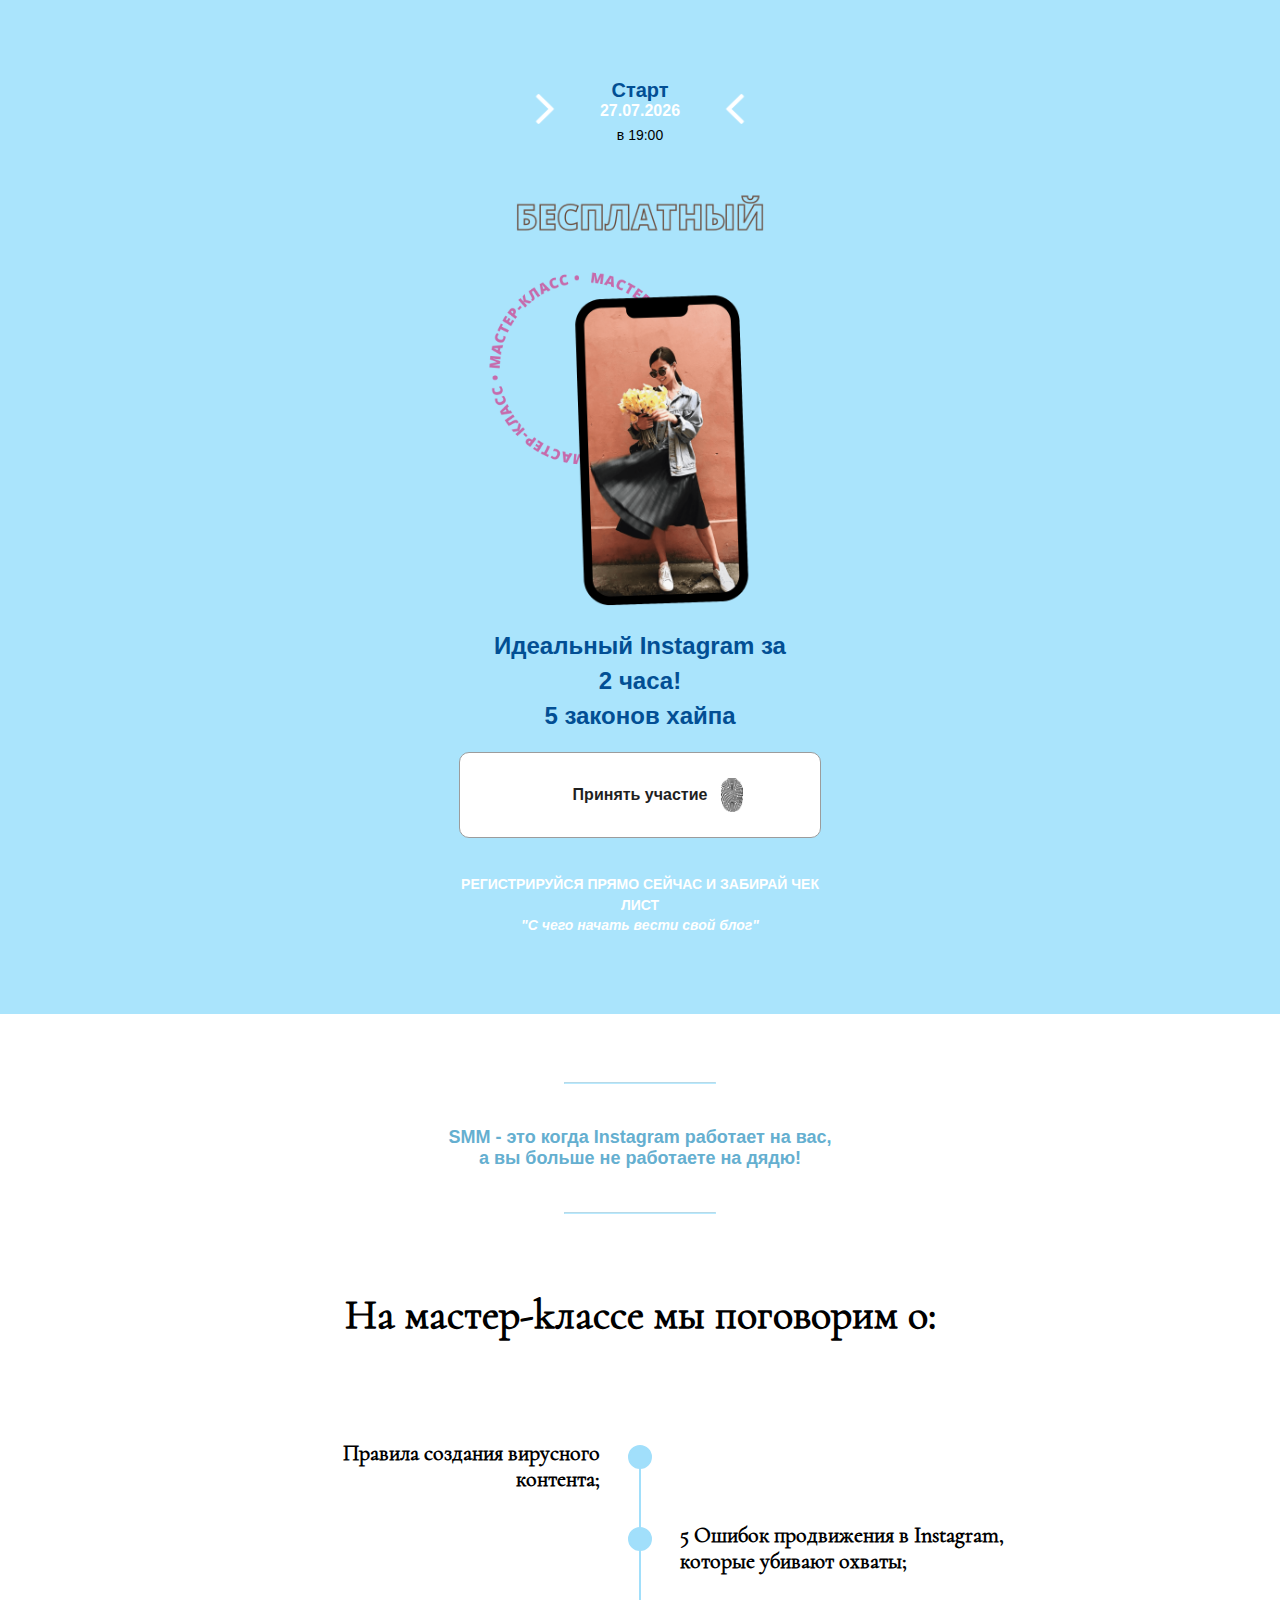
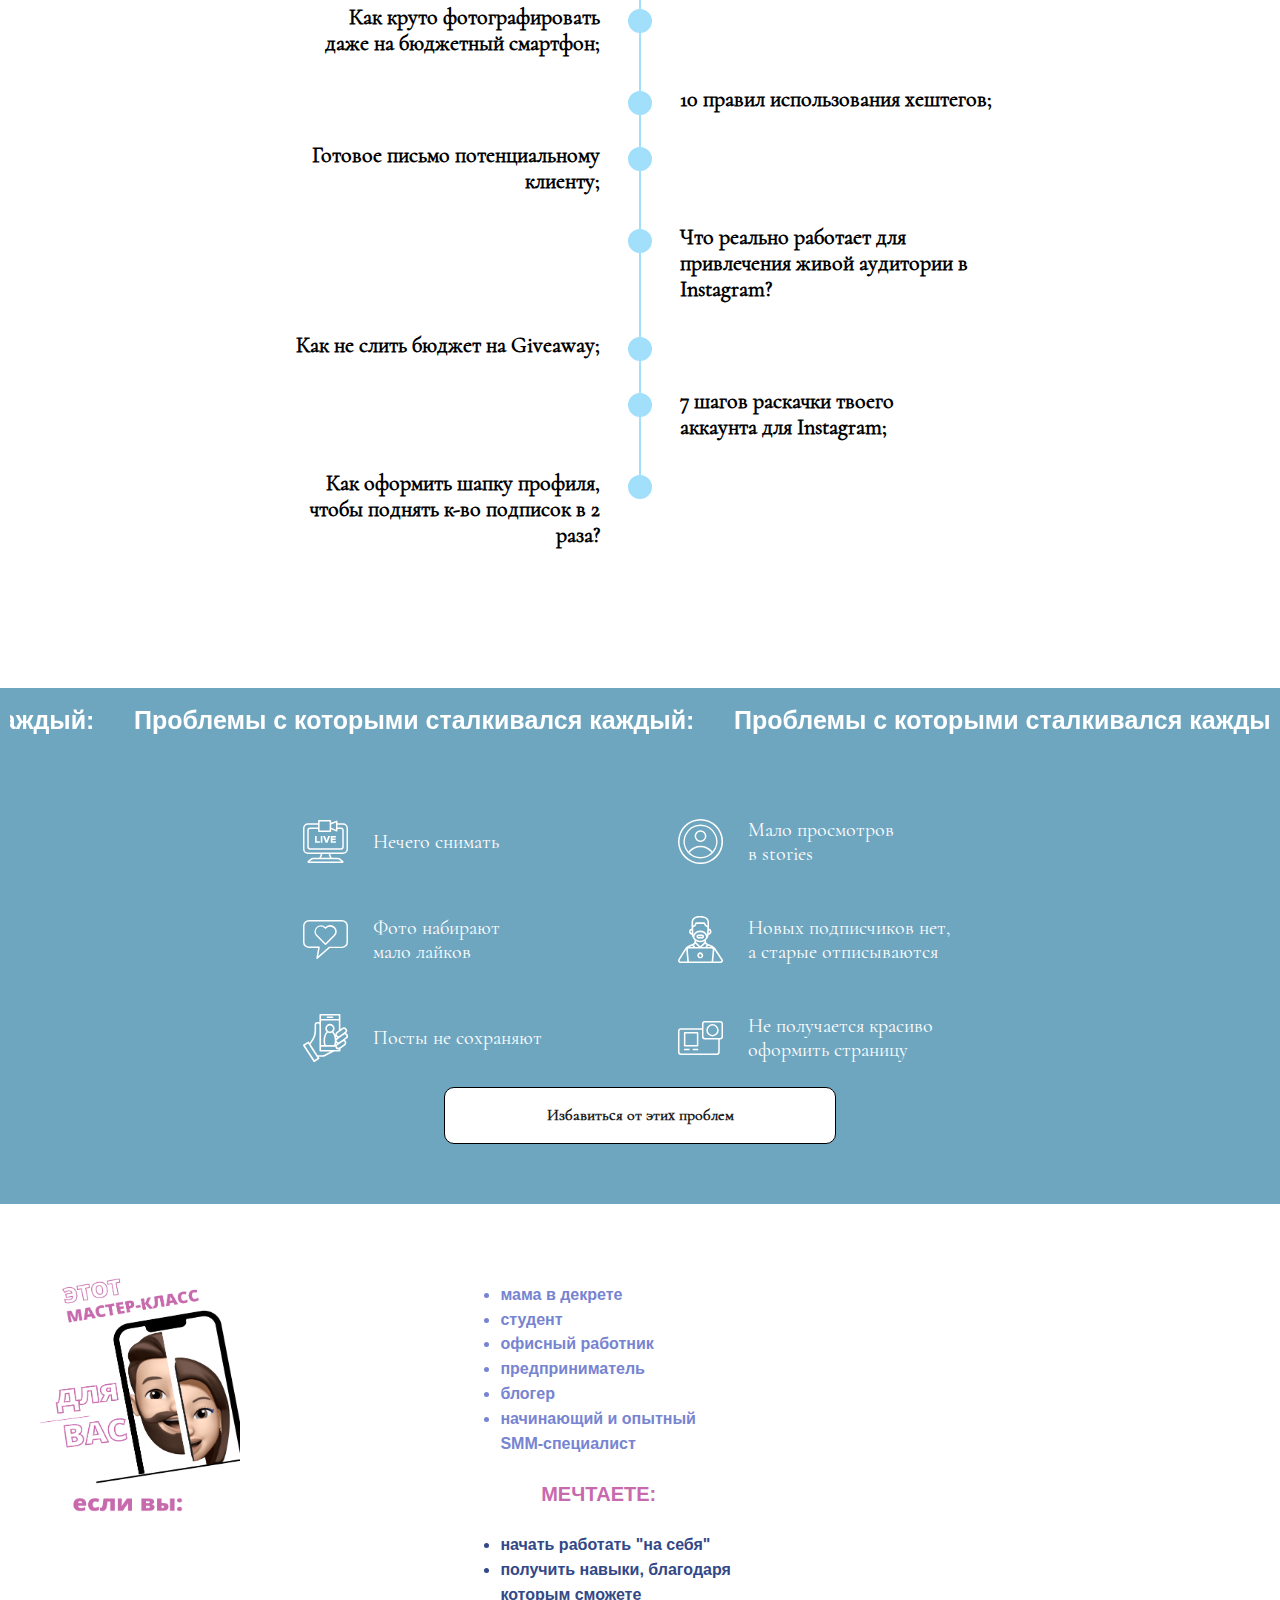
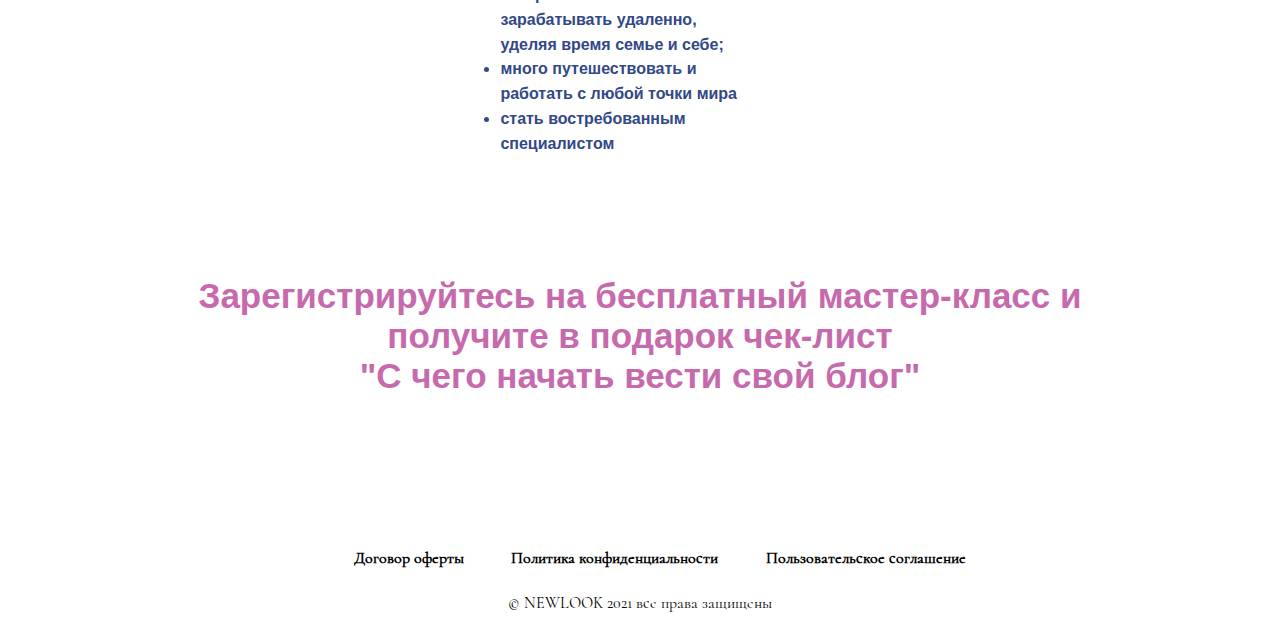
<file: index.html>
<!DOCTYPE html>
<html>

<head>
    <title>SMM ONLINE EDUCATION</title>
    <meta charset="utf-8"/>
    <meta http-equiv="Content-Type" content="text/html; charset=utf-8"/>
    <meta name="viewport" content="width=device-width, initial-scale=1.0"/>
    <meta property="og:url" content="https://nl-education.com/page17912042.html"/>
    <meta property="og:title" content="SMM ONLINE EDUCATION"/>
    <meta property="og:description" content="SMM ONLINE EDUCATION"/>
    <meta property="og:type" content="website"/>
    <meta property="og:image" content="/images/main.png"/>
    <meta property="fb:app_id" content="257953674358265"/>
    <meta name="format-detection" content="telephone=no"/>
    <link rel="shortcut icon" href="/images/favicon.png" type="image/x-icon"/>
    <link rel="apple-touch-icon" href="/images/favicon.png">
    <link rel="apple-touch-icon" sizes="76x76" href="images/favicon.png">
    <link rel="apple-touch-icon" sizes="152x152" href="/images/favicon.png">
    <link rel="apple-touch-startup-image" href="/images/favicon.png">
    <link rel="canonical" href="https://smm.newlook-school.com/">
    <link rel="stylesheet" href="/css/main.css?v=2.7">
</head>

<body>
<div class="wrapper first-block">
    <div class="container">
        <div class="label">
            <div class="arrow left">
                <img src="/images/arrow.png" alt="arrow">
            </div>
            <h3>
                <div class="name">
                    Старт
                </div>
                <div class="date" id="date"></div>
                <div class="sub_date">
                    в 19:00
                </div>
            </h3>
            <div class="arrow right">
                <img src="/images/arrow.png" alt="arrow">
            </div>
        </div>
        <div class="main-info">
            <div class="image">
                <div class="back-image">
                    <img class="rotate-img" src="/images/circle.png" alt="Circle">
                </div>
                <img src="/images/mian.png" alt="Main">
            </div>
            <div class="head-name">
                <h1>
                    Идеальный Instagram за
                    <br>
                    2 часа!
                    <br>
                    5 законов хайпа
                </h1>
            </div>
            <div class="button">
                <span>Принять участие</span>
                <img src="/images/finger.png" alt="Finger">
            </div>
            <br>
            <div class="sub-name">
                <h4>
                    РЕГИСТРИРУЙСЯ ПРЯМО СЕЙЧАС И ЗАБИРАЙ ЧЕК
                    <br>
                    ЛИСТ
                    <br>
                    <i>"С чего начать вести свой блог"</i>
                </h4>
            </div>
        </div>
    </div>
</div>
<div class="wrapper smm-block">
    <div class="container">
        <div class="name-smm">
            <hr>
            <h3>
                SMM - это когда Instagram работает на вас,
                <br>
                а вы больше не работаете на дядю!
            </h3>
            <hr>
        </div>
        <div class="name-block">
            <h1>
                На мастер-kлассе мы поговорим о:
            </h1>
            <div class="info">
                <div class="item">
                    <div class="sub-item">
                        <div class="text">
                            Правила создания вирусного <br>контента;
                        </div>
                    </div>
                    <div class="line"></div>
                    <div class="circle"></div>
                </div>
                <div class="item right">
                    <div class="sub-item">
                        <div class="text">
                            5 Ошибок продвижения в Instagram,
                            <br>которые убивают охваты;
                        </div>
                    </div>
                    <div class="line"></div>
                    <div class="circle"></div>
                </div>
                <div class="item">
                    <div class="sub-item">
                        <div class="text">
                            Как круто фотографировать
                            <br>даже на бюджетный смартфон;
                        </div>
                    </div>
                    <div class="line"></div>
                    <div class="circle"></div>
                </div>
                <div class="item right">
                    <div class="sub-item">
                        <div class="text">
                            10 правил использования хештегов;
                        </div>
                    </div>
                    <div class="line"></div>
                    <div class="circle"></div>
                </div>
                <div class="item">
                    <div class="sub-item">
                        <div class="text">
                            Готовое письмо потенциальному
                            <br>клиенту;
                        </div>
                    </div>
                    <div class="line"></div>
                    <div class="circle"></div>
                </div>
                <div class="item right">
                    <div class="sub-item">
                        <div class="text">Что реально работает для
                            <br>привлечения живой аудитории в
                            <br>Instagram?
                        </div>
                    </div>
                    <div class="line"></div>
                    <div class="circle"></div>
                </div>
                <div class="item">
                    <div class="sub-item">
                        <div class="text">
                            Как не слить бюджет на Giveaway;
                        </div>
                    </div>
                    <div class="line"></div>
                    <div class="circle"></div>
                </div>
                <div class="item right">
                    <div class="sub-item">
                        <div class="text">
                            7 шагов раскачки твоего
                            <br>аккаунта для Instagram;
                        </div>
                    </div>
                    <div class="line"></div>
                    <div class="circle"></div>
                </div>
                <div class="item">
                    <div class="sub-item">
                        <div class="text">
                            Как оформить шапку профиля,
                            <br>чтобы поднять к-во подписок в 2
                            <br>раза?
                        </div>
                    </div>
                    <div class="line"></div>
                    <div class="circle"></div>
                </div>
            </div>
        </div>
    </div>
</div>
<div class="wrapper ads-block">
    <div class="marquee">
        <div class="marquee__inner" aria-hidden="true">
            <span>Проблемы с которыми сталкивался каждый:</span>
            <span>Проблемы с которыми сталкивался каждый:</span>
            <span>Проблемы с которыми сталкивался каждый:</span>
            <span>Проблемы с которыми сталкивался каждый:</span>
            <span>Проблемы с которыми сталкивался каждый:</span>
            <span>Проблемы с которыми сталкивался каждый:</span>
            <span>Проблемы с которыми сталкивался каждый:</span>
            <span>Проблемы с которыми сталкивался каждый:</span>
            <span>Проблемы с которыми сталкивался каждый:</span>
            <span>Проблемы с которыми сталкивался каждый:</span>
            <span>Проблемы с которыми сталкивался каждый:</span>
            <span>Проблемы с которыми сталкивался каждый:</span>
            <span>Проблемы с которыми сталкивался каждый:</span>
        </div>
    </div>
    <div class="container">
        <div class="content">
            <div class="main-item">
                <div class="item">
                    <img src="/images/camera.svg" alt="">
                    <span>Нечего снимать</span>
                </div>
                <div class="item">
                    <img src="/images/user.svg" alt="">
                    <span>Мало просмотров<br>в stories</span>
                </div>
            </div>
            <div class="main-item">
                <div class="item">
                    <img src="/images/hearr.svg" alt="">
                    <span>Фото набирают<br>мало лайков</span>
                </div>
                <div class="item">
                    <img src="/images/man.svg" alt="">
                    <span>Новых подписчиков нет,<br> а старые отписываются</span>
                </div>
            </div>
            <div class="main-item">
                <div class="item">
                    <img src="/images/like.svg" alt="">
                    <span>Посты не сохраняют</span>
                </div>
                <div class="item">
                    <img src="/images/photo.svg" alt="">
                    <span>Не получается красиво<br>оформить страницу</span>
                </div>
            </div>
            <div class="button">
                <span>Избавиться от этих проблем</span>
            </div>
        </div>
    </div>

</div>
<div class="wrapper form">
    <div class="container">
        <div class="first">
            <img src="/images/people.png" alt="people">
            <div>
                <ul class="want">
                    <li>мама в декрете</li>
                    <li>студент</li>
                    <li>офисный работник</li>
                    <li>предприниматель</li>
                    <li>блогер</li>
                    <li>начинающий и опытный<br>SMM-специалист</li>
                </ul>
                <div class="info">
                    <h3 align="center">
                        МЕЧТАЕТЕ:
                    </h3>
                    <ul>
                        <li>начать работать "на себя"</li>
                        <li>
                            получить навыки, благодаря<br>
                            которым сможете
                            <br>
                            зарабатывать удаленно,
                            <br>
                            уделяя время семье и себе;
                        </li>
                        <li>
                            много путешествовать и
                            <br>
                            работать с любой точки мира
                        </li>
                        <li>
                            стать востребованным
                            <br>
                            специалистом
                        </li>
                    </ul>
                </div>
            </div>
        </div>
        <h1 align="center">
            Зарегистрируйтесь на бесплатный мастер-класс и
            <br>получите в подарок чек-лист<br>
            "С чего начать вести свой блог"
        </h1>
        <br>
        <div id="form" class="leeloo-hash-toieye"></div>
    </div>
</div>
</body>
<footer>
    <ul>
        <li><a href="/dogovor.html">Договор оферты</a></li>
        <li><a href="/legal.html">Политика конфиденциальности</a></li>
        <li><a href="/card.html">Пользовательское соглашение</a></li>
    </ul>
    <div class="copywrite">© NEWLOOK 2021 все права защищены</div>

    <!-- scripts -->
    <script type="text/javascript" src="/js/jquery-3.6.0.min.js"></script>
    <script type="text/javascript" src="/js/main.js"></script>
    <!-- leeloo init code -->
    <script>
        window.LEELOO = function () {
            window.LEELOO_INIT = {id: '5e95a08db84d32000dced876'};
            var js = document.createElement('script');
            js.src = 'https://app.leeloo.ai/init.js';
            js.async = true;
            document.getElementsByTagName('head')[0].appendChild(js);
        };
        LEELOO();
    </script>
    <!-- end leeloo init code -->
    <script>window.LEELOO_LEADGENTOOLS = (window.LEELOO_LEADGENTOOLS || []).concat('toieye');</script>
</footer>

</html>
</file>
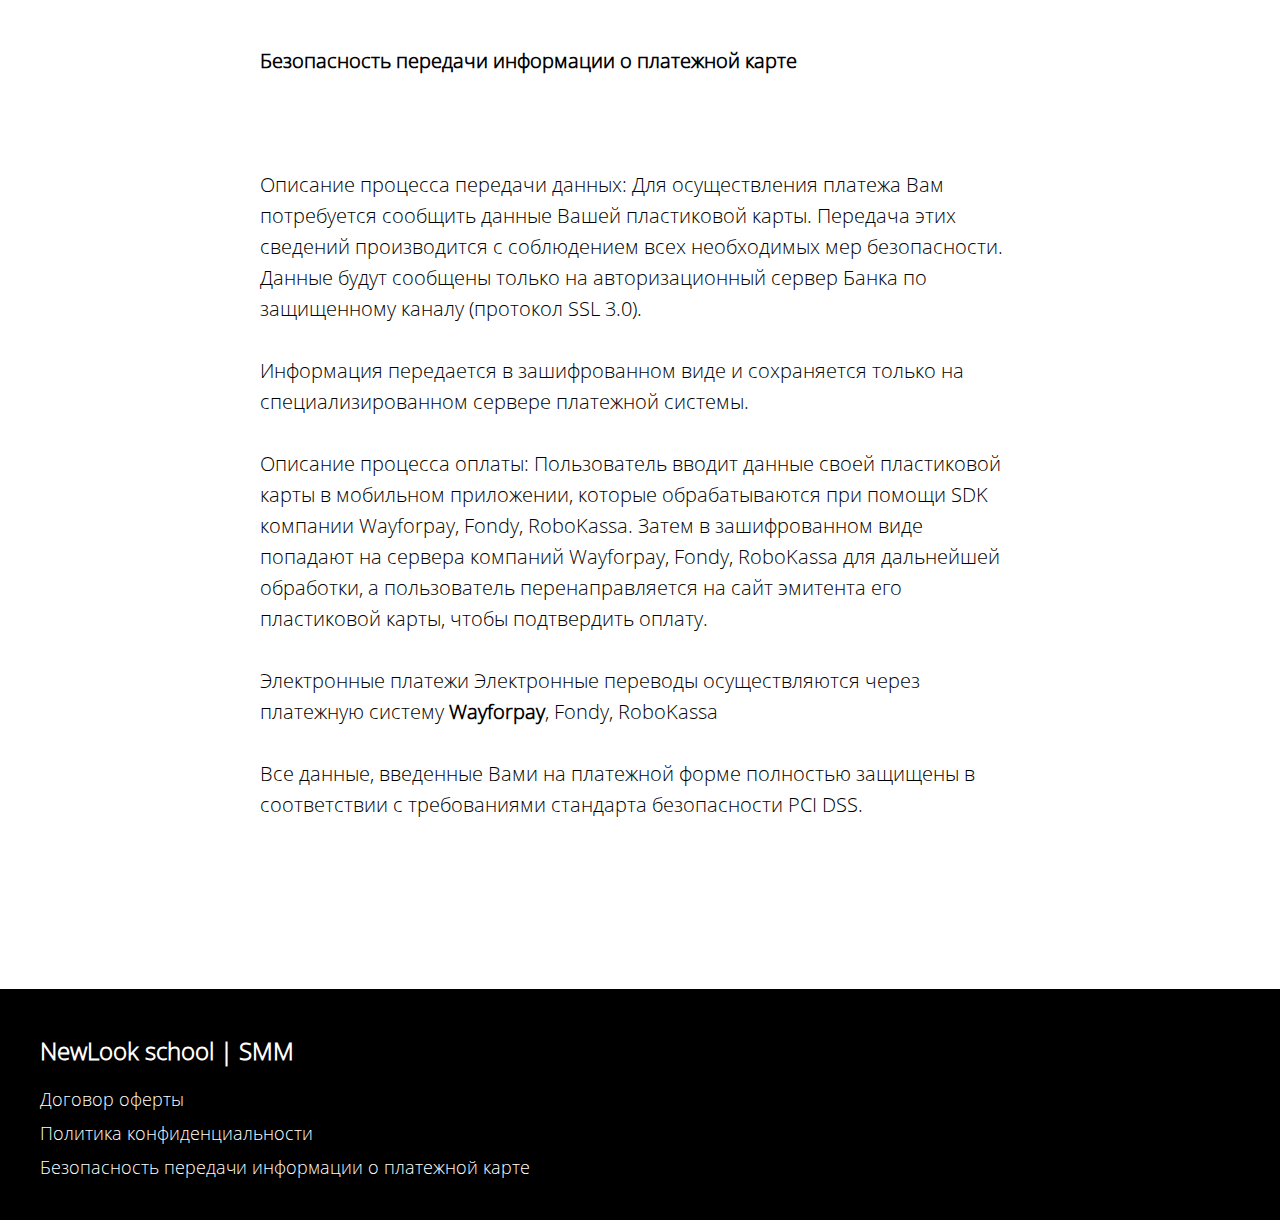
<file: card.html>
<!DOCTYPE html>
<html>

<head>
    <title>Безопасность передачи информации о платежной карте</title>
    <meta charset="utf-8"/>
    <meta http-equiv="Content-Type" content="text/html; charset=utf-8"/>
    <meta name="viewport" content="width=device-width, initial-scale=1.0"/>
    <meta property="og:url" content="https://nl-education.com/page17912042.html"/>
    <meta property="og:title" content="SMM ONLINE EDUCATION"/>
    <meta property="og:description" content="SMM ONLINE EDUCATION"/>
    <meta property="og:type" content="website"/>
    <meta property="og:image" content="/images/main.png"/>
    <meta property="fb:app_id" content="257953674358265"/>
    <meta name="format-detection" content="telephone=no"/>
    <link rel="shortcut icon" href="/images/favicon.png" type="image/x-icon"/>
    <link rel="apple-touch-icon" href="/images/favicon.png">
    <link rel="apple-touch-icon" sizes="76x76" href="images/favicon.png">
    <link rel="apple-touch-icon" sizes="152x152" href="/images/favicon.png">
    <link rel="apple-touch-startup-image" href="/images/favicon.png">
    <link rel="canonical" href="https://smm.newlook-school.com/">
    <link rel="stylesheet" href="/css/other.css?v=2.7">
</head>

<body>
<div class="container">
    <div class="t-text">
        <strong>Безопасность передачи информации о платежной карте</strong> <br><br> <br><br> Описание
        процесса передачи данных: Для осуществления платежа Вам потребуется сообщить данные Вашей пластиковой карты.
        Передача этих сведений производится с соблюдением всех необходимых мер безопасности. Данные будут сообщены
        только на авторизационный сервер Банка по защищенному каналу (протокол SSL 3.0). <br><br> Информация передается
        в зашифрованном виде и сохраняется только на специализированном сервере платежной системы. <br><br> Описание
        процессa оплаты: Пользователь вводит данные своей пластиковой карты в мобильном приложении, которые
        обрабатываются при помощи SDK компании Wayforpay, Fondy, RoboKassa. Затем в зашифрованном виде попадают на
        сервера компаний Wayforpay, Fondy, RoboKassa для дальнейшей обработки, а пользователь перенаправляется на сайт
        эмитента его пластиковой карты, чтобы подтвердить оплату. <br><br> Электронные платежи Электронные переводы
        осуществляются через платежную систему <b>Wayforpay</b>, Fondy, RoboKassa <br><br>
        Все данные, введенные Вами на платежной форме полностью защищены в соответствии с требованиями стандарта
        безопасности PCI DSS. <br><br> <br><br> <br></div>
</div>
<footer>
    <div class="container">
        <h2>NewLook school | SMM</h2>
        <ul>
            <li><a href="/dogovor.html">Договор оферты</a></li>
            <li><a href="/legal.html">Политика конфиденциальности</a></li>
            <li><a href="/card.html">Безопасность передачи информации о платежной карте</a></li>
        </ul>
    </div>
</footer>
</body>
</file>
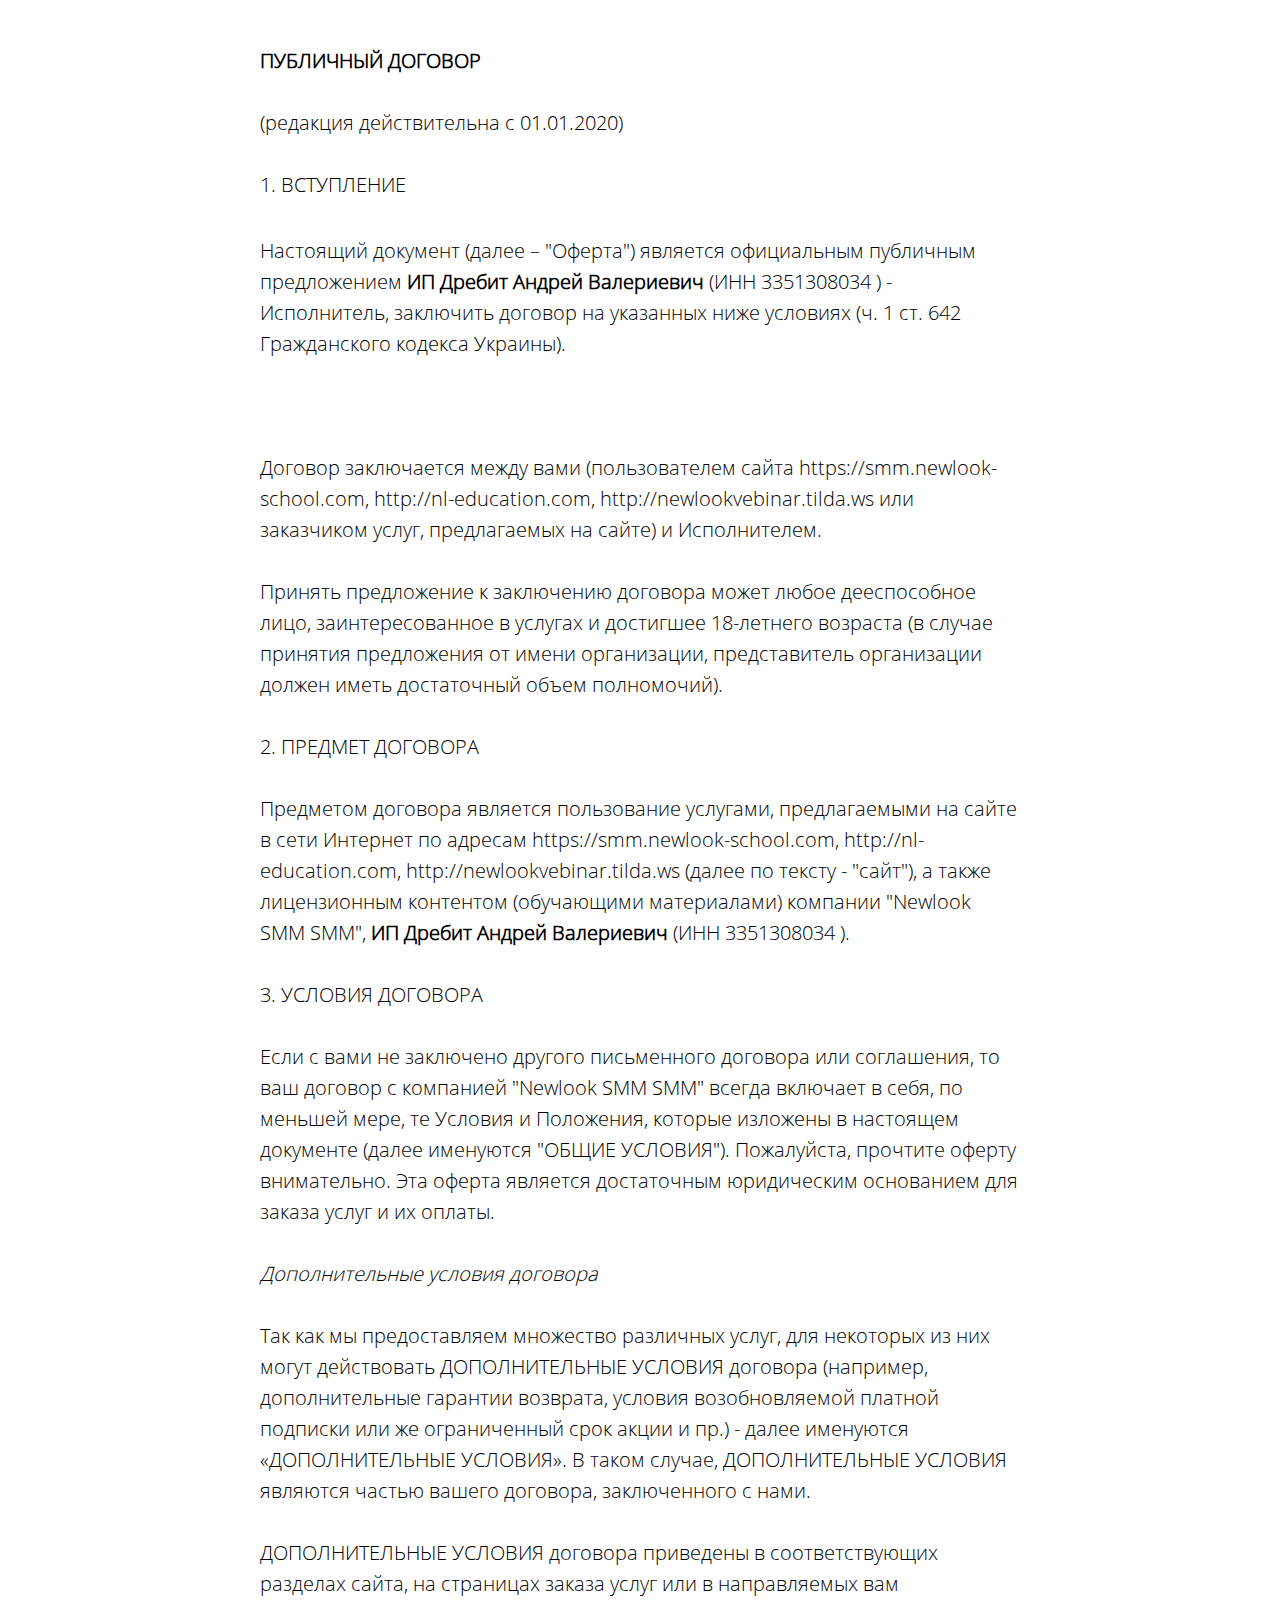
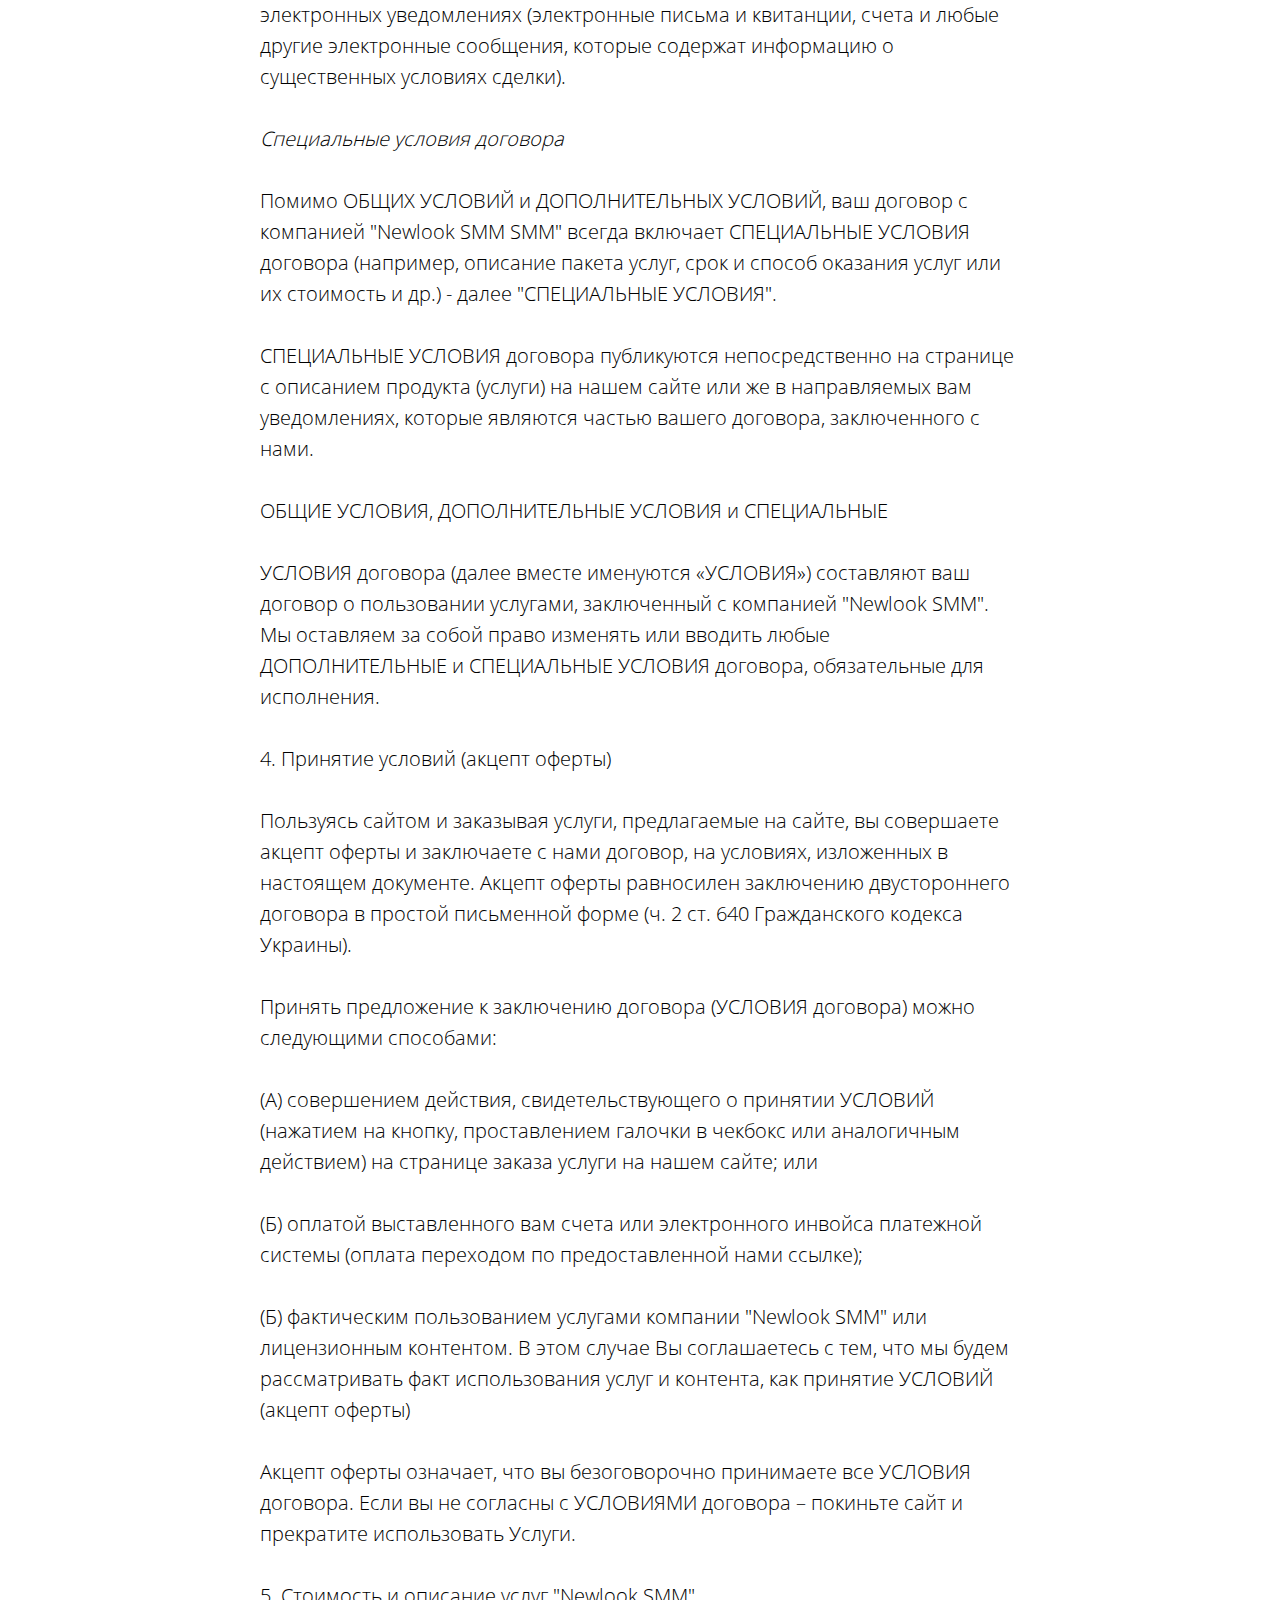
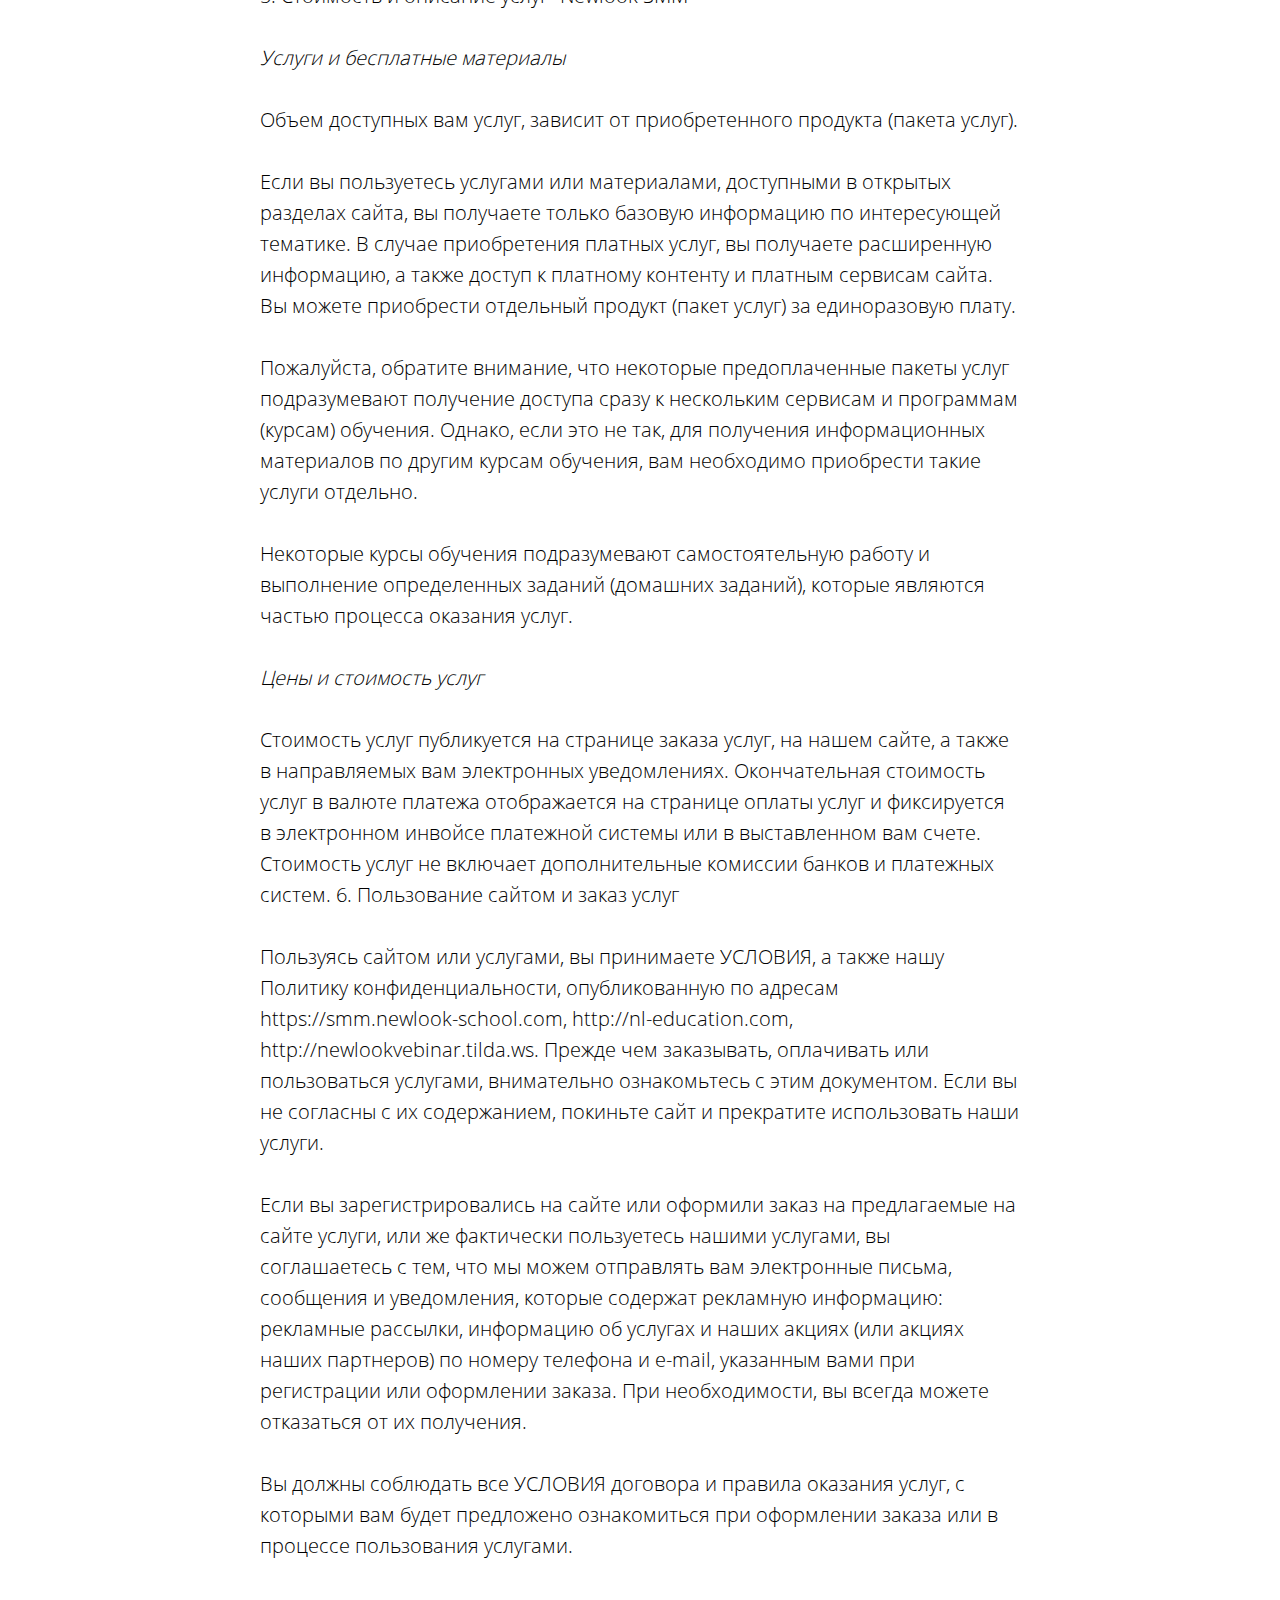
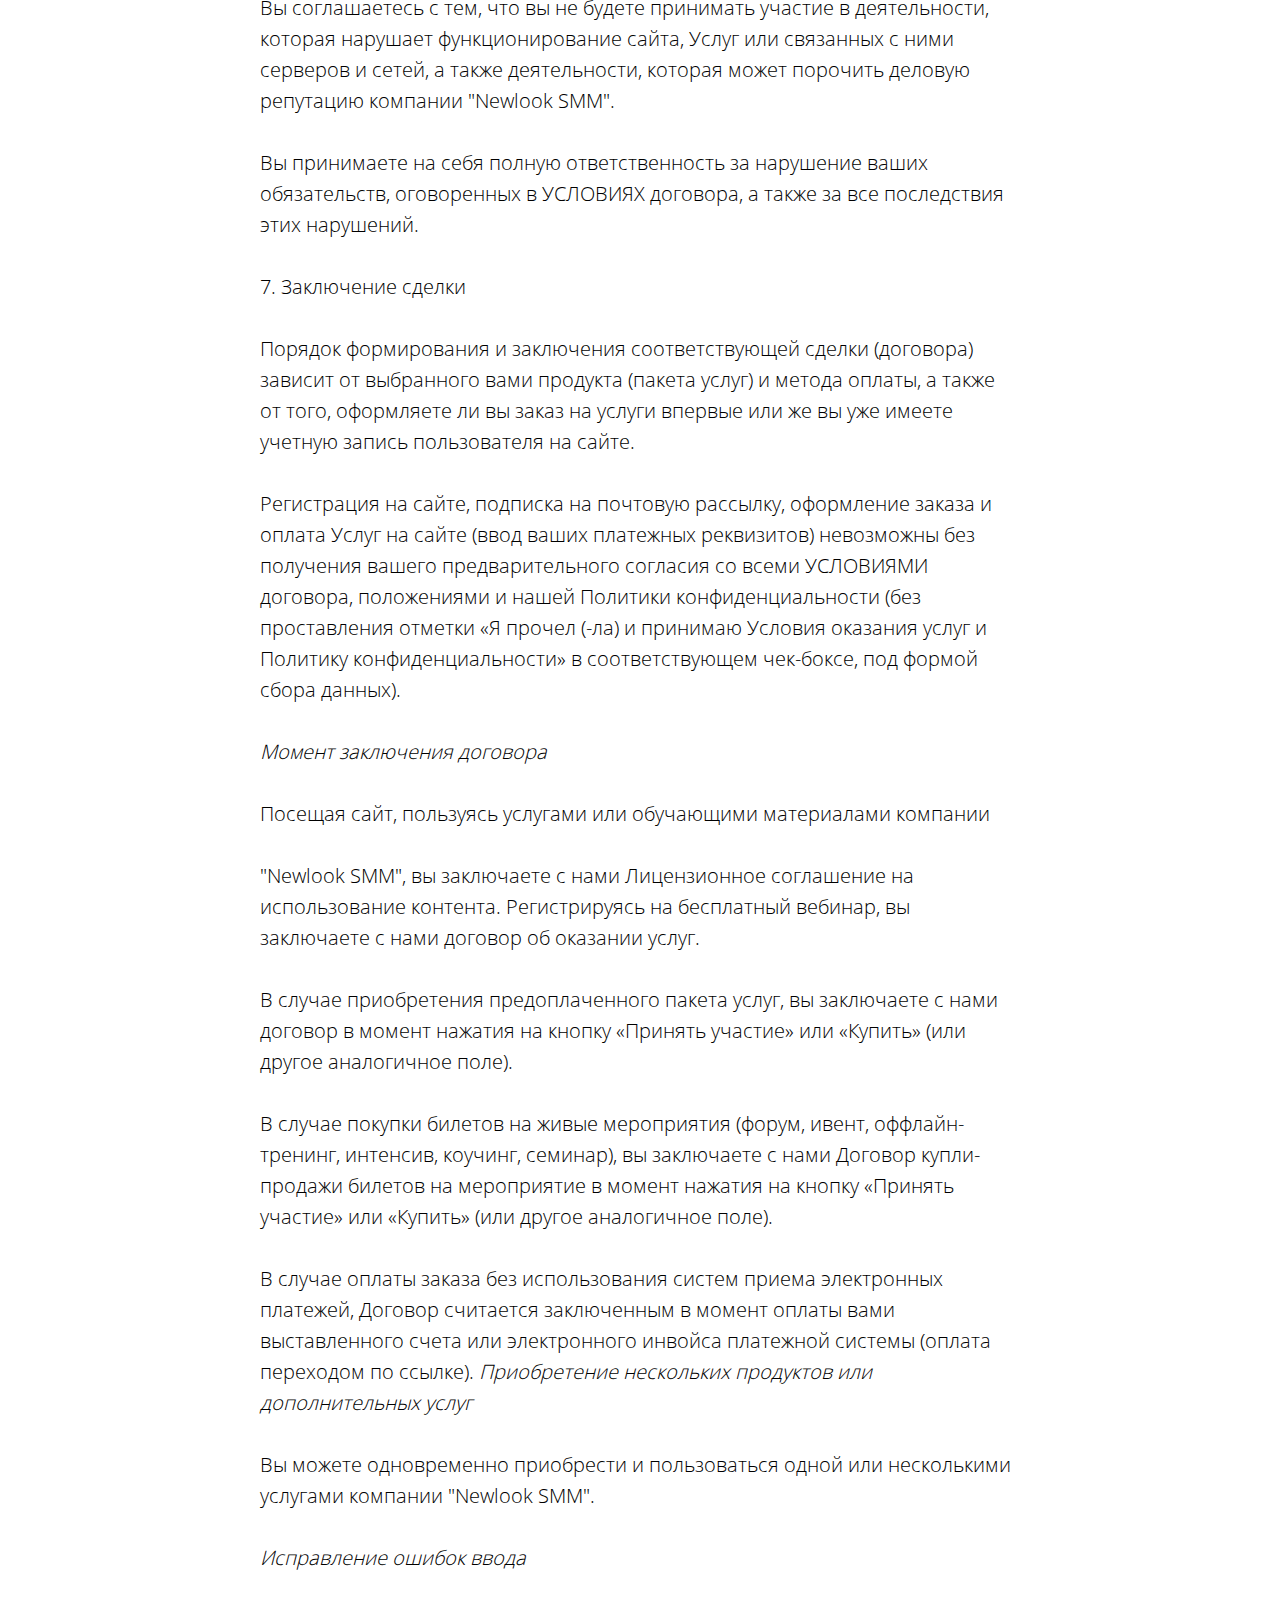
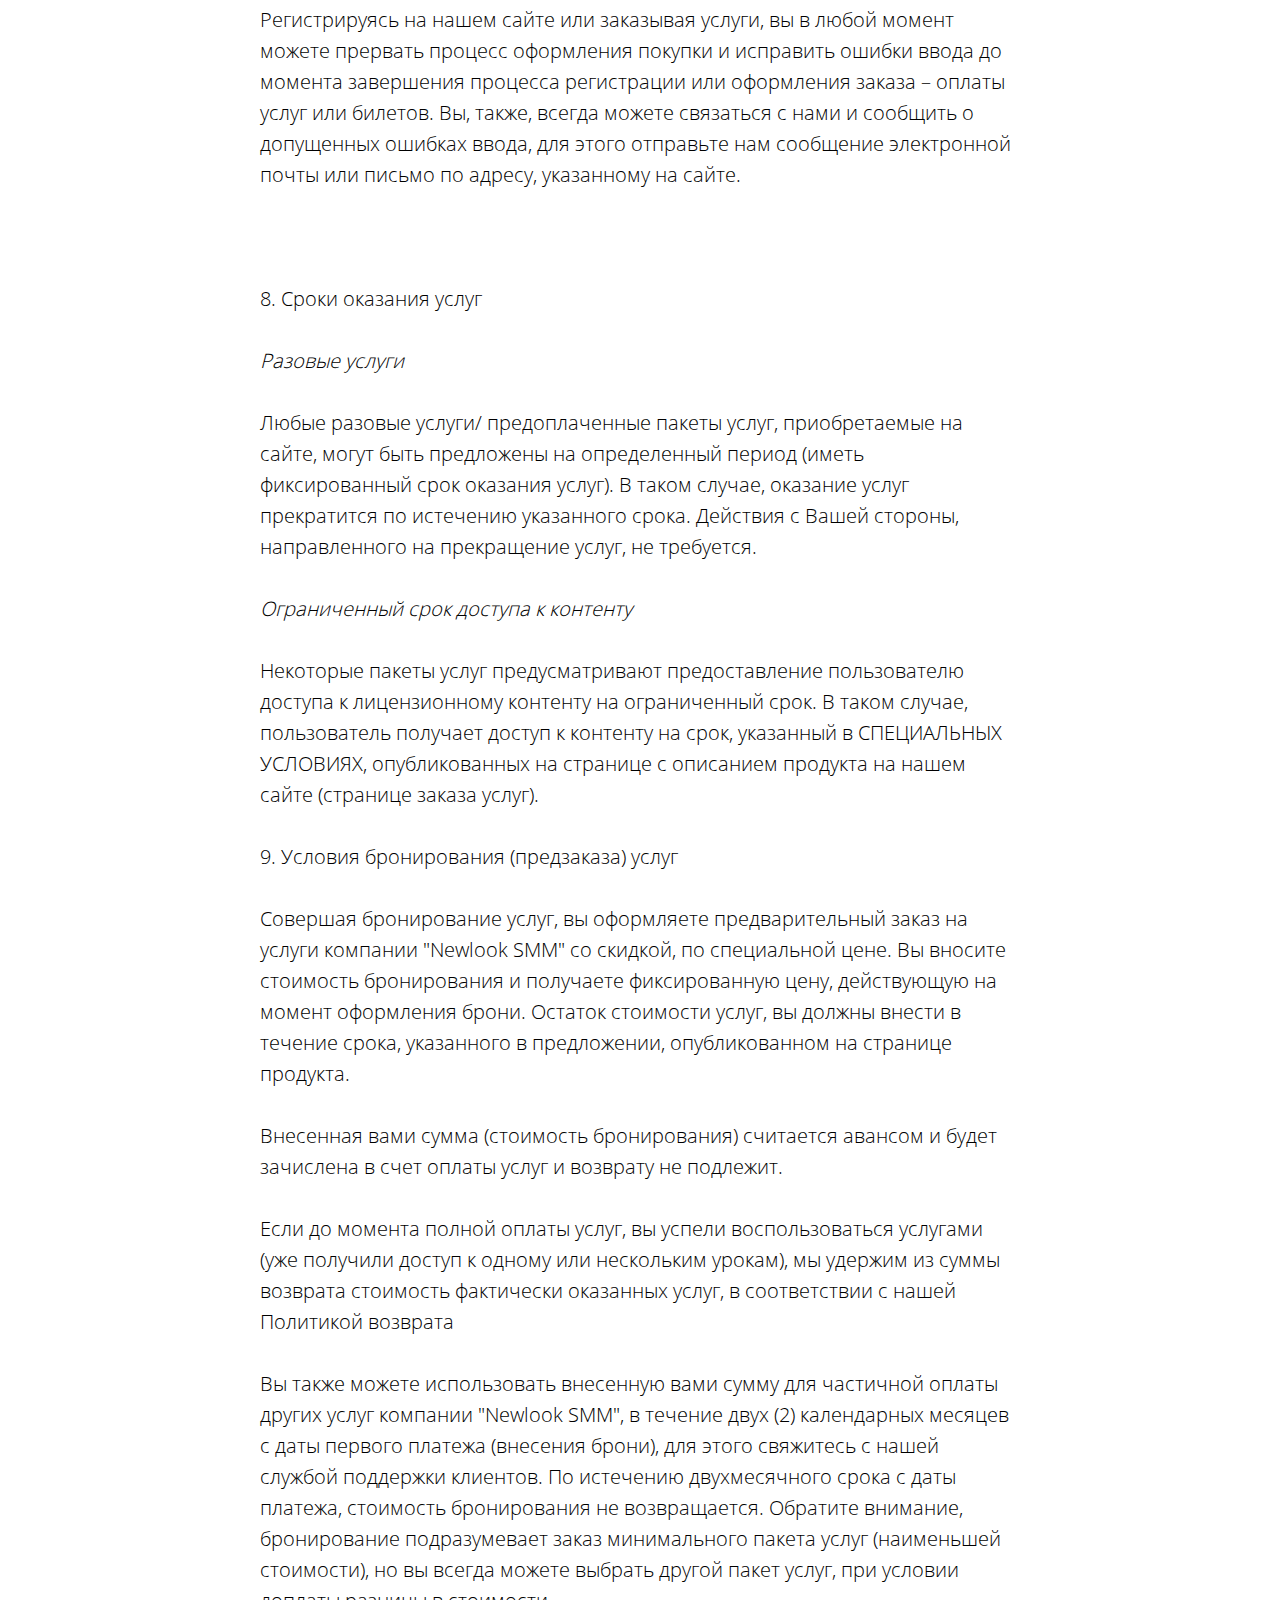
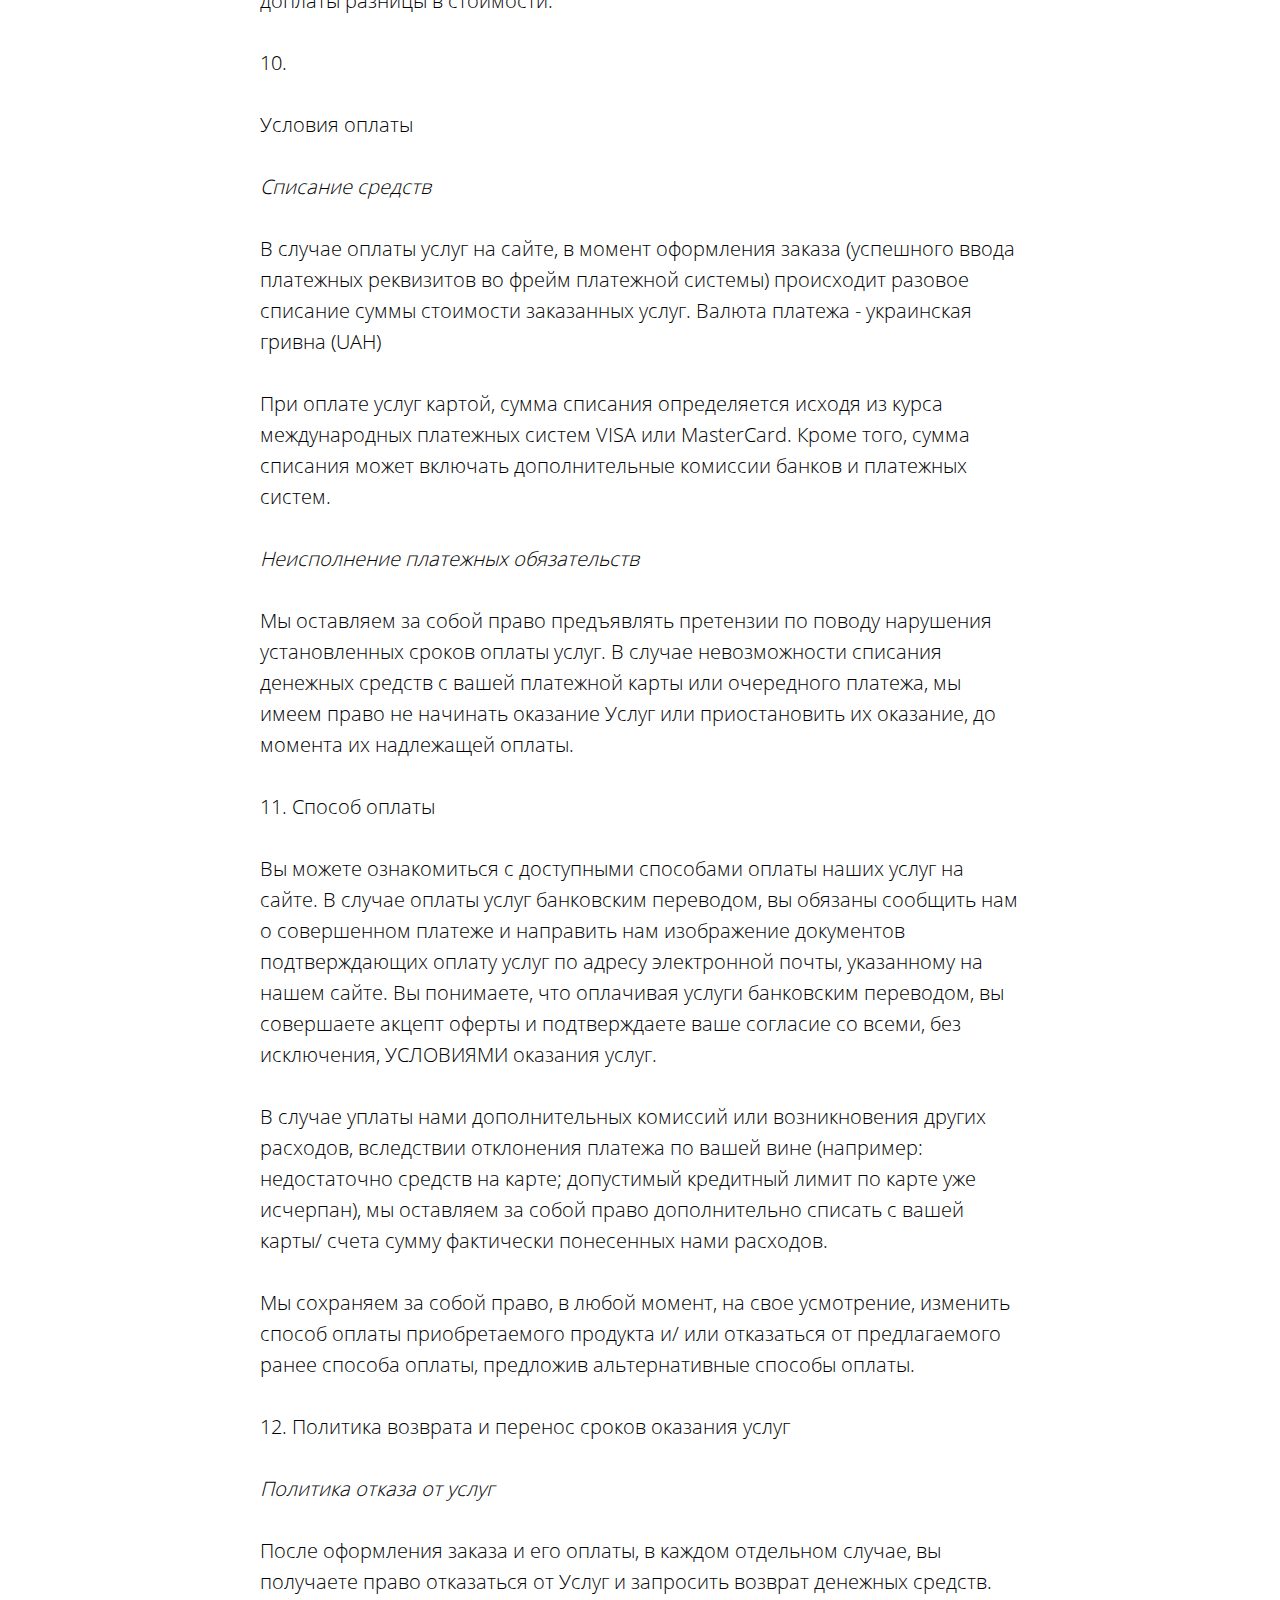
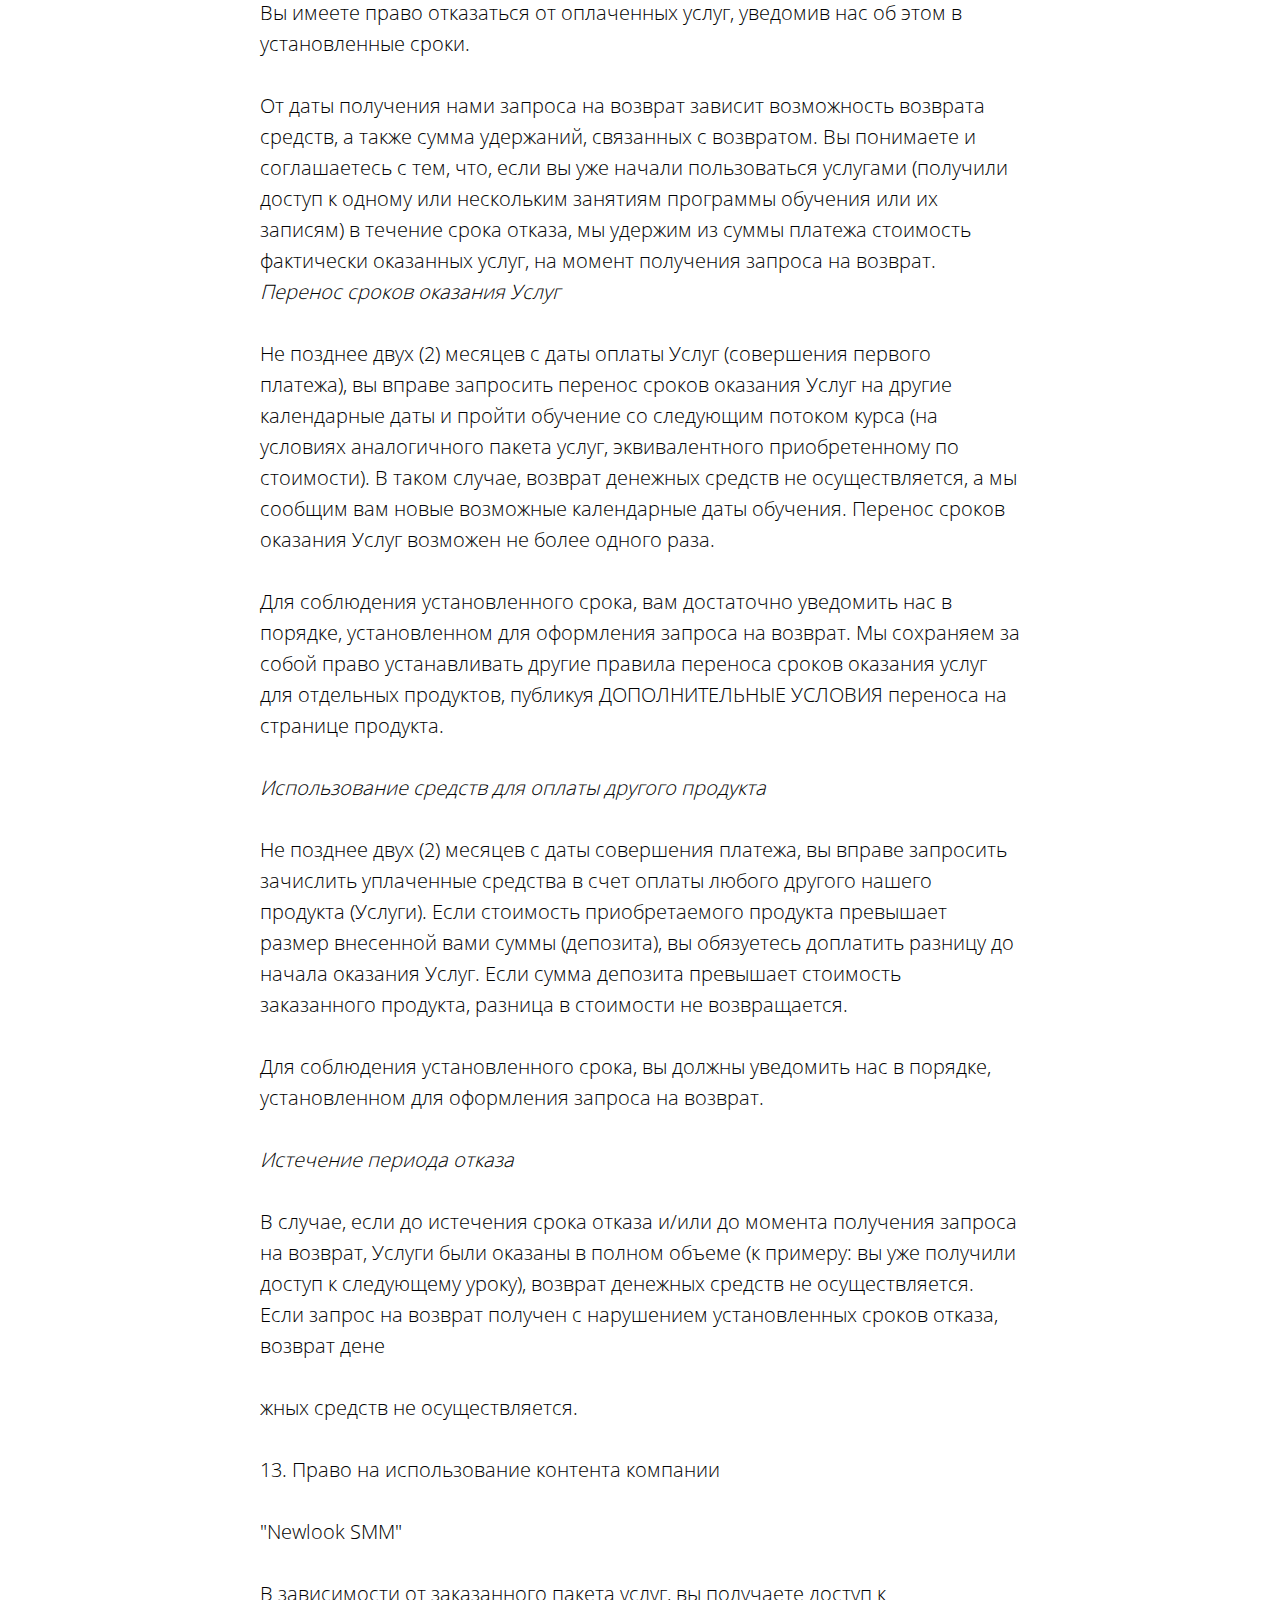
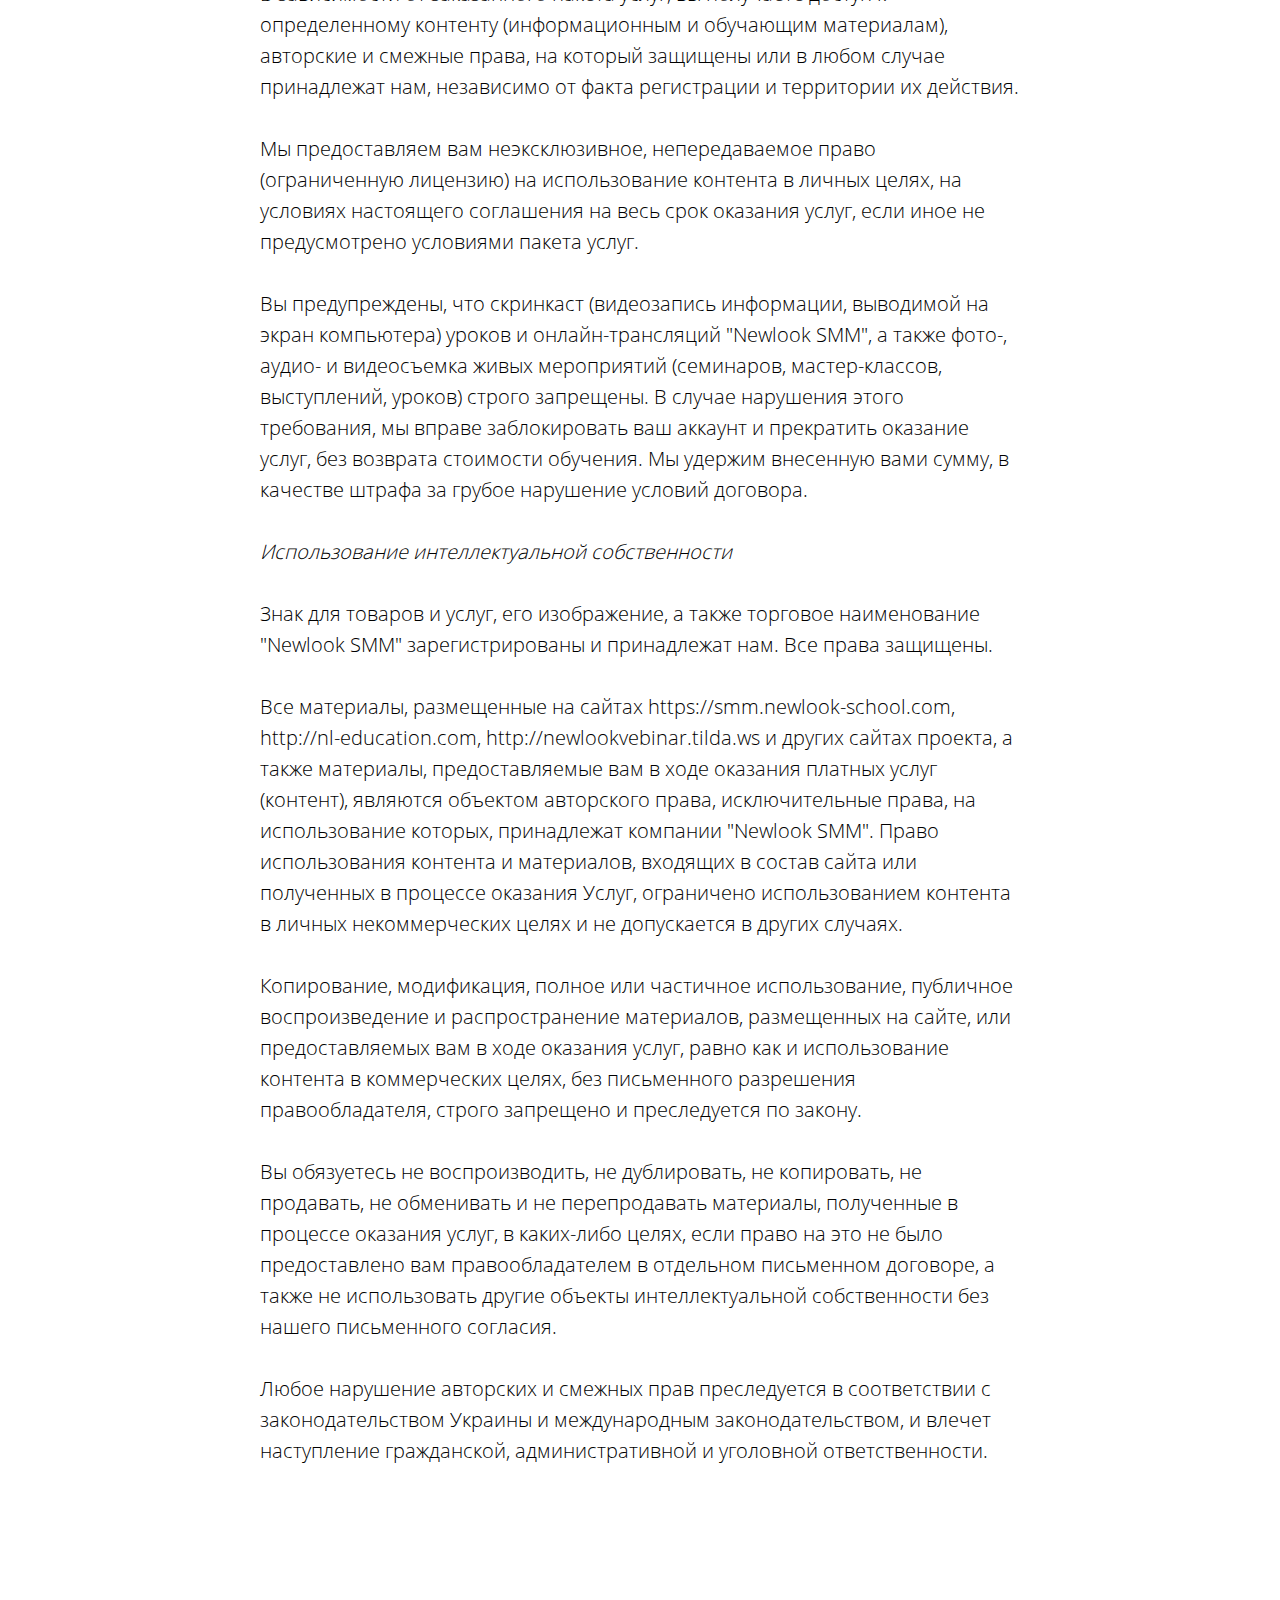
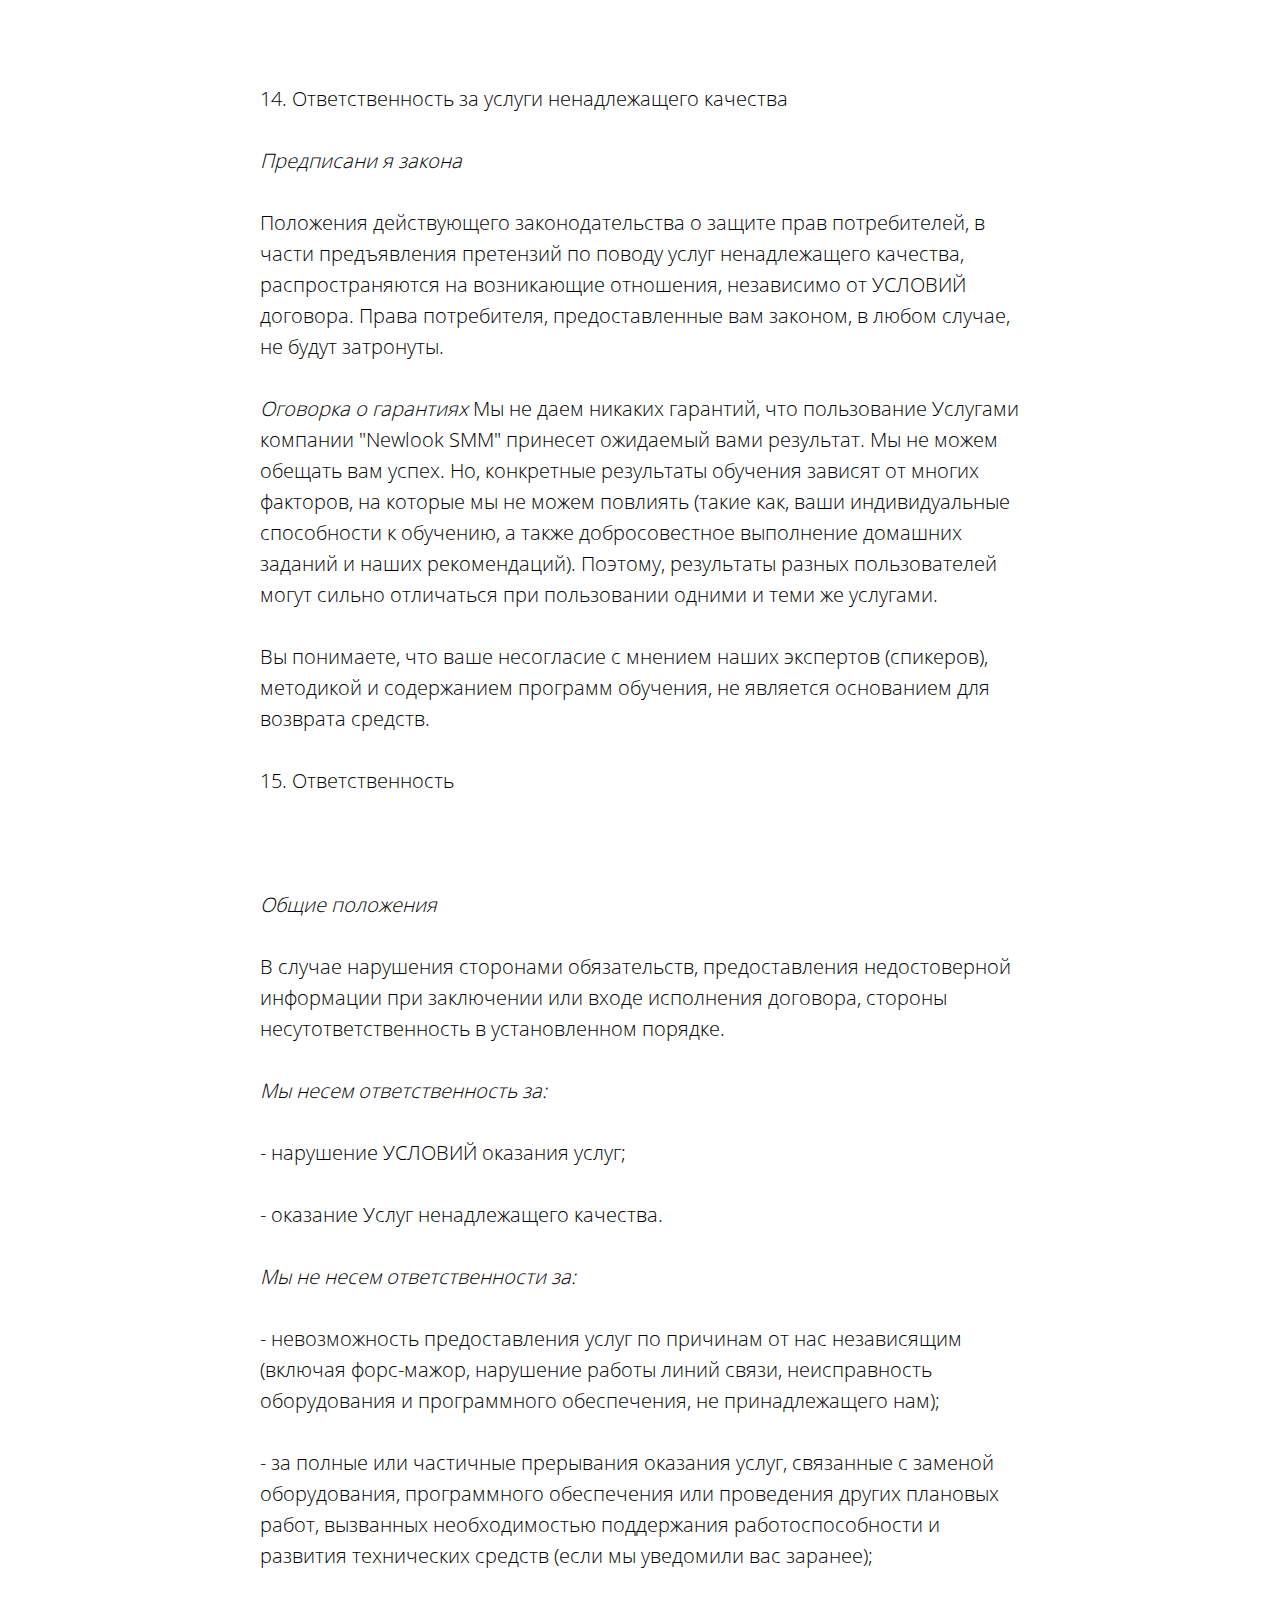
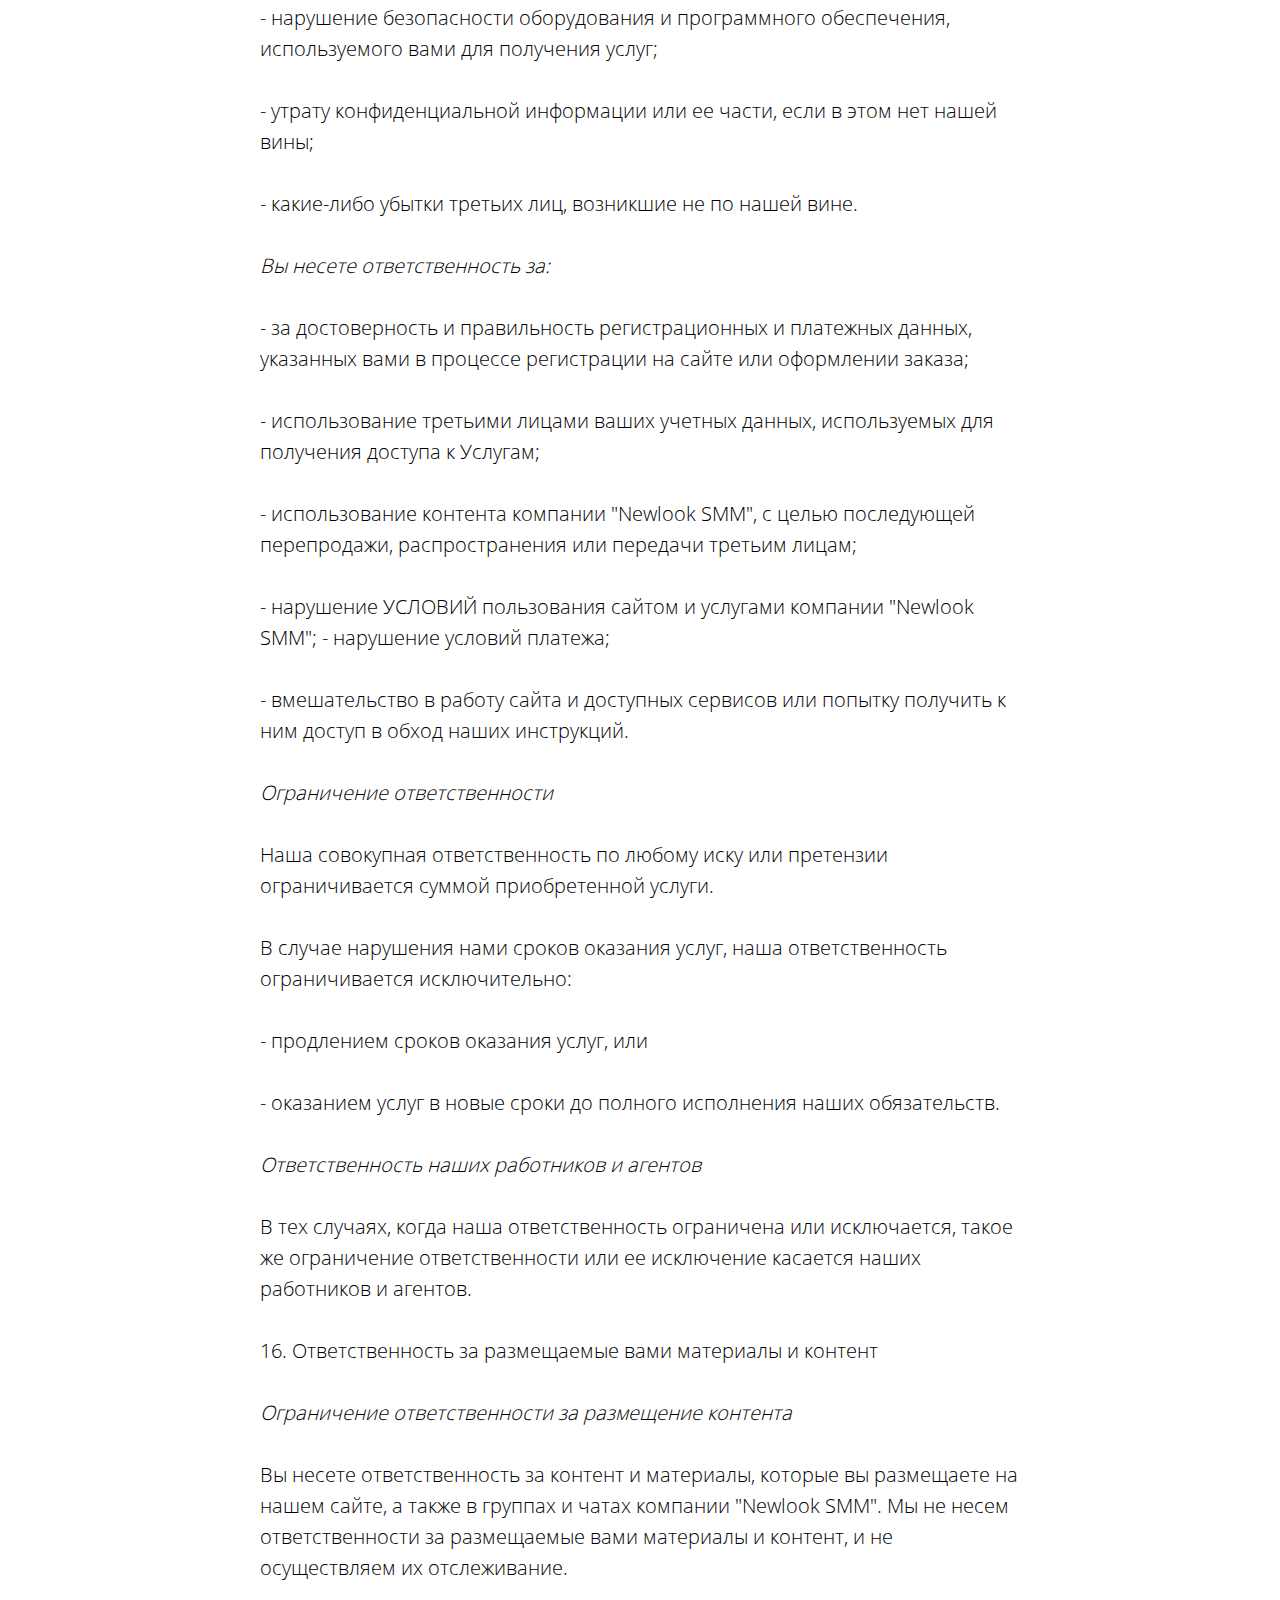
<file: dogovor.html>
<!DOCTYPE html>
<html>

<head>
    <title>Публичный договор</title>
    <meta charset="utf-8"/>
    <meta http-equiv="Content-Type" content="text/html; charset=utf-8"/>
    <meta name="viewport" content="width=device-width, initial-scale=1.0"/>
    <meta property="og:url" content="https://nl-education.com/page17912042.html"/>
    <meta property="og:title" content="SMM ONLINE EDUCATION"/>
    <meta property="og:description" content="SMM ONLINE EDUCATION"/>
    <meta property="og:type" content="website"/>
    <meta property="og:image" content="/images/main.png"/>
    <meta property="fb:app_id" content="257953674358265"/>
    <meta name="format-detection" content="telephone=no"/>
    <link rel="shortcut icon" href="/images/favicon.png" type="image/x-icon"/>
    <link rel="apple-touch-icon" href="/images/favicon.png">
    <link rel="apple-touch-icon" sizes="76x76" href="images/favicon.png">
    <link rel="apple-touch-icon" sizes="152x152" href="/images/favicon.png">
    <link rel="apple-touch-startup-image" href="/images/favicon.png">
    <link rel="canonical" href="https://smm.newlook-school.com/">
    <link rel="stylesheet" href="/css/other.css?v=2.7">
</head>

<body>
<div class="container">
    <div class="t-text"><strong>ПУБЛИЧНЫЙ ДОГОВОР</strong> <br><br> (редакция действительна
        с 01.01.2020) <br><br> 1. ВСТУПЛЕНИЕ <sub></sub> <br><br> Настоящий документ (далее – "Оферта") является
        официальным
        публичным предложением <strong></strong><strong> ИП Дребит Андрей Валериевич </strong> (ИНН 3351308034 ) -
        Исполнитель, заключить договор на указанных ниже условиях (ч. 1 ст. 642 Гражданского кодекса Украины). <br><br>
        <br><br>
        Договор заключается между вами (пользователем сайта https://smm.newlook-school.com, http://nl-education.com,
        http://newlookvebinar.tilda.ws или заказчиком услуг, предлагаемых на сайте) и Исполнителем. <br><br> Принять
        предложение к заключению договора может любое дееспособное лицо, заинтересованное в услугах и достигшее
        18-летнего
        возраста (в случае принятия предложения от имени организации, представитель организации должен иметь достаточный
        объем полномочий). <br><br> 2. ПРЕДМЕТ ДОГОВОРА <br><br> Предметом договора является пользование услугами,
        предлагаемыми на сайте в сети Интернет по адресам https://smm.newlook-school.com, http://nl-education.com,
        http://newlookvebinar.tilda.ws (далее по тексту - "сайт"), а также лицензионным контентом (обучающими
        материалами)
        компании "Newlook SMM SMM", <strong><strong data-redactor-tag="strong">ИП <strong>Дребит Андрей
            Валериевич</strong></strong></strong>
        (ИНН 3351308034 ). <br><br> 3. УСЛОВИЯ ДОГОВОРА <br><br> Если с вами не заключено другого письменного договора
        или
        соглашения, то ваш договор с компанией "Newlook SMM SMM" всегда включает в себя, по меньшей мере, те Условия и
        Положения, которые изложены в настоящем документе (далее именуются "ОБЩИЕ УСЛОВИЯ"). Пожалуйста, прочтите оферту
        внимательно. Эта оферта является достаточным юридическим основанием для заказа услуг и их оплаты. <br><br> <em>Дополнительные
            условия договора</em> <br><br> Так как мы предоставляем множество различных услуг, для некоторых из них
        могут
        действовать ДОПОЛНИТЕЛЬНЫЕ УСЛОВИЯ договора (например, дополнительные гарантии возврата, условия возобновляемой
        платной подписки или же ограниченный срок акции и пр.) - далее именуются «ДОПОЛНИТЕЛЬНЫЕ УСЛОВИЯ». В таком
        случае,
        ДОПОЛНИТЕЛЬНЫЕ УСЛОВИЯ являются частью вашего договора, заключенного с нами. <br><br> ДОПОЛНИТЕЛЬНЫЕ УСЛОВИЯ
        договора приведены в соответствующих разделах сайта, на страницах заказа услуг или в направляемых вам
        электронных
        уведомлениях (электронные письма и квитанции, счета и любые другие электронные сообщения, которые содержат
        информацию о существенных условиях сделки). <br><br> <em>Специальные условия договора</em> <br><br> Помимо ОБЩИХ
        УСЛОВИЙ и ДОПОЛНИТЕЛЬНЫХ УСЛОВИЙ, ваш договор с компанией "Newlook SMM SMM" всегда включает СПЕЦИАЛЬНЫЕ УСЛОВИЯ
        договора (например, описание пакета услуг, срок и способ оказания услуг или их стоимость и др.) - далее
        "СПЕЦИАЛЬНЫЕ
        УСЛОВИЯ". <br><br> СПЕЦИАЛЬНЫЕ УСЛОВИЯ договора публикуются непосредственно на странице с описанием продукта
        (услуги) на нашем сайте или же в направляемых вам уведомлениях, которые являются частью вашего договора,
        заключенного с нами. <br><br> ОБЩИЕ УСЛОВИЯ, ДОПОЛНИТЕЛЬНЫЕ УСЛОВИЯ и СПЕЦИАЛЬНЫЕ <br><br> УСЛОВИЯ договора
        (далее
        вместе именуются «УСЛОВИЯ») составляют ваш договор о пользовании услугами, заключенный с компанией "Newlook
        SMM". Мы
        оставляем за собой право изменять или вводить любые ДОПОЛНИТЕЛЬНЫЕ и СПЕЦИАЛЬНЫЕ УСЛОВИЯ договора, обязательные
        для
        исполнения. <br><br> 4. Принятие условий (акцепт оферты) <br><br> Пользуясь сайтом и заказывая услуги,
        предлагаемые
        на сайте, вы совершаете акцепт оферты и заключаете с нами договор, на условиях, изложенных в настоящем
        документе.
        Акцепт оферты равносилен заключению двустороннего договора в простой письменной форме (ч. 2 ст. 640 Гражданского
        кодекса Украины). <br><br> Принять предложение к заключению договора (УСЛОВИЯ договора) можно следующими
        способами:
        <br><br> (А) совершением действия, свидетельствующего о принятии УСЛОВИЙ (нажатием на кнопку, проставлением
        галочки
        в чекбокс или аналогичным действием) на странице заказа услуги на нашем сайте; или <br><br> (Б) оплатой
        выставленного вам счета или электронного инвойса платежной системы (оплата переходом по предоставленной нами
        ссылке); <br><br> (Б) фактическим пользованием услугами компании "Newlook SMM" или лицензионным контентом. В
        этом
        случае Вы соглашаетесь с тем, что мы будем рассматривать факт использования услуг и контента, как принятие
        УСЛОВИЙ
        (акцепт оферты) <br><br> Акцепт оферты означает, что вы безоговорочно принимаете все УСЛОВИЯ договора. Если вы
        не
        согласны с УСЛОВИЯМИ договора – покиньте сайт и прекратите использовать Услуги. <br><br> 5. Стоимость и описание
        услуг "Newlook SMM" <br><br> <em>Услуги и бесплатные материалы</em> <br><br> Объем доступных вам услуг, зависит
        от
        приобретенного продукта (пакета услуг). <br><br> Если вы пользуетесь услугами или материалами, доступными в
        открытых
        разделах сайта, вы получаете только базовую информацию по интересующей тематике. В случае приобретения платных
        услуг, вы получаете расширенную информацию, а также доступ к платному контенту и платным сервисам сайта. Вы
        можете
        приобрести отдельный продукт (пакет услуг) за единоразовую плату. <br><br> Пожалуйста, обратите внимание, что
        некоторые предоплаченные пакеты услуг подразумевают получение доступа сразу к нескольким сервисам и программам
        (курсам) обучения. Однако, если это не так, для получения информационных материалов по другим курсам обучения,
        вам
        необходимо приобрести такие услуги отдельно. <br><br> Некоторые курсы обучения подразумевают самостоятельную
        работу
        и выполнение определенных заданий (домашних заданий), которые являются частью процесса оказания услуг. <br><br>
        <em>Цены
            и стоимость услуг</em> <br><br> Стоимость услуг публикуется на странице заказа услуг, на нашем сайте, а
        также в
        направляемых вам электронных уведомлениях. Окончательная стоимость услуг в валюте платежа отображается на
        странице
        оплаты услуг и фиксируется в электронном инвойсе платежной системы или в выставленном вам счете. Стоимость услуг
        не
        включает дополнительные комиссии банков и платежных систем. 6. Пользование сайтом и заказ услуг <br><br>
        Пользуясь
        сайтом или услугами, вы принимаете УСЛОВИЯ, а также нашу Политику конфиденциальности, опубликованную по адресам
        https://smm.newlook-school.com, http://nl-education.com, http://newlookvebinar.tilda.ws. Прежде чем заказывать, оплачивать
        или
        пользоваться услугами, внимательно ознакомьтесь с этим документом. Если вы не согласны с их содержанием,
        покиньте
        сайт и прекратите использовать наши услуги. <br><br> Если вы зарегистрировались на сайте или оформили заказ на
        предлагаемые на сайте услуги, или же фактически пользуетесь нашими услугами, вы соглашаетесь с тем, что мы можем
        отправлять вам электронные письма, сообщения и уведомления, которые содержат рекламную информацию: рекламные
        рассылки, информацию об услугах и наших акциях (или акциях наших партнеров) по номеру телефона и e-mail,
        указанным
        вами при регистрации или оформлении заказа. При необходимости, вы всегда можете отказаться от их получения. <br><br>
        Вы должны соблюдать все УСЛОВИЯ договора и правила оказания услуг, с которыми вам будет предложено ознакомиться
        при
        оформлении заказа или в процессе пользования услугами. <br><br> Вы соглашаетесь с тем, что вы не будете
        принимать
        участие в деятельности, которая нарушает функционирование сайта, Услуг или связанных с ними серверов и сетей, а
        также деятельности, которая может порочить деловую репутацию компании "Newlook SMM". <br><br> Вы принимаете на
        себя
        полную ответственность за нарушение ваших обязательств, оговоренных в УСЛОВИЯХ договора, а также за все
        последствия
        этих нарушений. <br><br> 7. Заключение сделки <br><br> Порядок формирования и заключения соответствующей сделки
        (договора) зависит от выбранного вами продукта (пакета услуг) и метода оплаты, а также от того, оформляете ли вы
        заказ на услуги впервые или же вы уже имеете учетную запись пользователя на сайте. <br><br> Регистрация на
        сайте,
        подписка на почтовую рассылку, оформление заказа и оплата Услуг на сайте (ввод ваших платежных реквизитов)
        невозможны без получения вашего предварительного согласия со всеми УСЛОВИЯМИ договора, положениями и нашей
        Политики
        конфиденциальности (без проставления отметки «Я прочел (-ла) и принимаю Условия оказания услуг и Политику
        конфиденциальности» в соответствующем чек-боксе, под формой сбора данных). <br><br> <em>Момент заключения
            договора</em> <br><br> Посещая сайт, пользуясь услугами или обучающими материалами компании <br><br>
        "Newlook
        SMM", вы заключаете с нами Лицензионное соглашение на использование контента. Регистрируясь на бесплатный
        вебинар,
        вы заключаете с нами договор об оказании услуг. <br><br> В случае приобретения предоплаченного пакета услуг, вы
        заключаете с нами договор в момент нажатия на кнопку «Принять участие» или «Купить» (или другое аналогичное
        поле).
        <br><br> В случае покупки билетов на живые мероприятия (форум, ивент, оффлайн-тренинг, интенсив, коучинг,
        семинар),
        вы заключаете с нами Договор купли-продажи билетов на мероприятие в момент нажатия на кнопку «Принять участие»
        или
        «Купить» (или другое аналогичное поле). <br><br> В случае оплаты заказа без использования систем приема
        электронных
        платежей, Договор считается заключенным в момент оплаты вами выставленного счета или электронного инвойса
        платежной
        системы (оплата переходом по ссылке). <em>Приобретение нескольких продуктов или дополнительных услуг</em>
        <br><br>
        Вы можете одновременно приобрести и пользоваться одной или несколькими услугами компании "Newlook SMM". <br><br>
        <em>Исправление ошибок ввода</em> <br><br> Регистрируясь на нашем сайте или заказывая услуги, вы в любой момент
        можете прервать процесс оформления покупки и исправить ошибки ввода до момента завершения процесса регистрации
        или
        оформления заказа – оплаты услуг или билетов. Вы, также, всегда можете связаться с нами и сообщить о допущенных
        ошибках ввода, для этого отправьте нам сообщение электронной почты или письмо по адресу, указанному на сайте.
        <br><br> <br><br> 8. Сроки оказания услуг <br><br> <em>Разовые услуги</em> <br><br> Любые разовые услуги/
        предоплаченные пакеты услуг, приобретаемые на сайте, могут быть предложены на определенный период (иметь
        фиксированный срок оказания услуг). В таком случае, оказание услуг прекратится по истечению указанного срока.
        Действия с Вашей стороны, направленного на прекращение услуг, не требуется. <br><br> <em>Ограниченный срок
            доступа к
            контенту</em> <br><br> Некоторые пакеты услуг предусматривают предоставление пользователю доступа к
        лицензионному контенту на ограниченный срок. В таком случае, пользователь получает доступ к контенту на срок,
        указанный в СПЕЦИАЛЬНЫХ УСЛОВИЯХ, опубликованных на странице с описанием продукта на нашем сайте (странице
        заказа
        услуг). <br><br> 9. Условия бронирования (предзаказа) услуг <br><br> Совершая бронирование услуг, вы оформляете
        предварительный заказ на услуги компании "Newlook SMM" со скидкой, по специальной цене. Вы вносите стоимость
        бронирования и получаете фиксированную цену, действующую на момент оформления брони. Остаток стоимости услуг, вы
        должны внести в течение срока, указанного в предложении, опубликованном на странице продукта. <br><br> Внесенная
        вами сумма (стоимость бронирования) считается авансом и будет зачислена в счет оплаты услуг и возврату не
        подлежит.
        <br><br> Если до момента полной оплаты услуг, вы успели воспользоваться услугами (уже получили доступ к одному
        или
        нескольким урокам), мы удержим из суммы возврата стоимость фактически оказанных услуг, в соответствии с нашей
        Политикой возврата <br><br> Вы также можете использовать внесенную вами сумму для частичной оплаты других услуг
        компании "Newlook SMM", в течение двух (2) календарных месяцев с даты первого платежа (внесения брони), для
        этого
        свяжитесь с нашей службой поддержки клиентов. По истечению двухмесячного срока с даты платежа, стоимость
        бронирования не возвращается. Обратите внимание, бронирование подразумевает заказ минимального пакета услуг
        (наименьшей стоимости), но вы всегда можете выбрать другой пакет услуг, при условии доплаты разницы в стоимости.
        <br><br> 10. <br><br> Условия оплаты <br><br> <em>Списание средств</em> <br><br> В случае оплаты услуг на сайте,
        в
        момент оформления заказа (успешного ввода платежных реквизитов во фрейм платежной системы) происходит разовое
        списание суммы стоимости заказанных услуг. Валюта платежа - украинская гривна (UAH) <br><br> При оплате услуг
        картой, сумма списания определяется исходя из курса международных платежных систем VISA или MasterCard. Кроме
        того,
        сумма списания может включать дополнительные комиссии банков и платежных систем. <br><br> <em>Неисполнение
            платежных
            обязательств</em> <br><br> Мы оставляем за собой право предъявлять претензии по поводу нарушения
        установленных
        сроков оплаты услуг. В случае невозможности списания денежных средств с вашей платежной карты или очередного
        платежа, мы имеем право не начинать оказание Услуг или приостановить их оказание, до момента их надлежащей
        оплаты.
        <br><br> 11. Способ оплаты <br><br> Вы можете ознакомиться с доступными способами оплаты наших услуг на сайте. В
        случае оплаты услуг банковским переводом, вы обязаны сообщить нам о совершенном платеже и направить нам
        изображение
        документов подтверждающих оплату услуг по адресу электронной почты, указанному на нашем сайте. Вы понимаете, что
        оплачивая услуги банковским переводом, вы совершаете акцепт оферты и подтверждаете ваше согласие со всеми, без
        исключения, УСЛОВИЯМИ оказания услуг. <br><br> В случае уплаты нами дополнительных комиссий или возникновения
        других
        расходов, вследствии отклонения платежа по вашей вине (например: недостаточно средств на карте; допустимый
        кредитный
        лимит по карте уже исчерпан), мы оставляем за собой право дополнительно списать с вашей карты/ счета сумму
        фактически понесенных нами расходов. <br><br> Мы сохраняем за собой право, в любой момент, на свое усмотрение,
        изменить способ оплаты приобретаемого продукта и/ или отказаться от предлагаемого ранее способа оплаты,
        предложив
        альтернативные способы оплаты. <br><br> 12. Политика возврата и перенос сроков оказания услуг <br><br> <em>Политика
            отказа от услуг</em> <br><br> После оформления заказа и его оплаты, в каждом отдельном случае, вы получаете
        право отказаться от Услуг и запросить возврат денежных средств. Вы имеете право отказаться от оплаченных услуг,
        уведомив нас об этом в установленные сроки. <br><br> От даты получения нами запроса на возврат зависит
        возможность
        возврата средств, а также сумма удержаний, связанных с возвратом. Вы понимаете и соглашаетесь с тем, что, если
        вы
        уже начали пользоваться услугами (получили доступ к одному или нескольким занятиям программы обучения или их
        записям) в течение срока отказа, мы удержим из суммы платежа стоимость фактически оказанных услуг, на момент
        получения запроса на возврат. <em>Перенос сроков оказания Услуг</em> <br><br> Не позднее двух (2) месяцев с даты
        оплаты Услуг (совершения первого платежа), вы вправе запросить перенос сроков оказания Услуг на другие
        календарные
        даты и пройти обучение со следующим потоком курса (на условиях аналогичного пакета услуг, эквивалентного
        приобретенному по стоимости). В таком случае, возврат денежных средств не осуществляется, а мы сообщим вам новые
        возможные календарные даты обучения. Перенос сроков оказания Услуг возможен не более одного раза. <br><br> Для
        соблюдения установленного срока, вам достаточно уведомить нас в порядке, установленном для оформления запроса на
        возврат. Мы сохраняем за собой право устанавливать другие правила переноса сроков оказания услуг для отдельных
        продуктов, публикуя ДОПОЛНИТЕЛЬНЫЕ УСЛОВИЯ переноса на странице продукта. <br><br> <em>Использование средств для
            оплаты другого продукта</em> <br><br> Не позднее двух (2) месяцев с даты совершения платежа, вы вправе
        запросить
        зачислить уплаченные средства в счет оплаты любого другого нашего продукта (Услуги). Если стоимость
        приобретаемого
        продукта превышает размер внесенной вами суммы (депозита), вы обязуетесь доплатить разницу до начала оказания
        Услуг.
        Если сумма депозита превышает стоимость заказанного продукта, разница в стоимости не возвращается. <br><br> Для
        соблюдения установленного срока, вы должны уведомить нас в порядке, установленном для оформления запроса на
        возврат.
        <br><br> <em>Истечение периода отказа</em> <br><br> В случае, если до истечения срока отказа и/или до момента
        получения запроса на возврат, Услуги были оказаны в полном объеме (к примеру: вы уже получили доступ к
        следующему
        уроку), возврат денежных средств не осуществляется. Если запрос на возврат получен с нарушением установленных
        сроков
        отказа, возврат дене <br><br> жных средств не осуществляется. <br><br> 13. Право на использование контента
        компании
        <br><br> "Newlook SMM" <br><br> В зависимости от заказанного пакета услуг, вы получаете доступ к определенному
        контенту (информационным и обучающим материалам), авторские и смежные права, на который защищены или в любом
        случае
        принадлежат нам, независимо от факта регистрации и территории их действия. <br><br> Мы предоставляем вам
        неэксклюзивное, непередаваемое право (ограниченную лицензию) на использование контента в личных целях, на
        условиях
        настоящего соглашения на весь срок оказания услуг, если иное не предусмотрено условиями пакета услуг. <br><br>
        Вы
        предупреждены, что скринкаст (видеозапись информации, выводимой на экран компьютера) уроков и онлайн-трансляций
        "Newlook SMM", а также фото-, аудио- и видеосъемка живых мероприятий (семинаров, мастер-классов, выступлений,
        уроков) строго запрещены. В случае нарушения этого требования, мы вправе заблокировать ваш аккаунт и прекратить
        оказание услуг, без возврата стоимости обучения. Мы удержим внесенную вами сумму, в качестве штрафа за грубое
        нарушение условий договора. <br><br> <em>Использование интеллектуальной собственности</em> <br><br> Знак для
        товаров
        и услуг, его изображение, а также торговое наименование "Newlook SMM" зарегистрированы и принадлежат нам. Все
        права
        защищены. <br><br> Все материалы, размещенные на сайтах https://smm.newlook-school.com, http://nl-education.com,
        http://newlookvebinar.tilda.ws и других сайтах проекта, а также материалы, предоставляемые вам в ходе оказания
        платных услуг (контент), являются объектом авторского права, исключительные права, на использование которых,
        принадлежат компании "Newlook SMM". Право использования контента и материалов, входящих в состав сайта или
        полученных в процессе оказания Услуг, ограничено использованием контента в личных некоммерческих целях и не
        допускается в других случаях. <br><br> Копирование, модификация, полное или частичное использование, публичное
        воспроизведение и распространение материалов, размещенных на сайте, или предоставляемых вам в ходе оказания
        услуг,
        равно как и использование контента в коммерческих целях, без письменного разрешения правообладателя, строго
        запрещено и преследуется по закону. <br><br> Вы обязуетесь не воспроизводить, не дублировать, не копировать, не
        продавать, не обменивать и не перепродавать материалы, полученные в процессе оказания услуг, в каких-либо целях,
        если право на это не было предоставлено вам правообладателем в отдельном письменном договоре, а также не
        использовать другие объекты интеллектуальной собственности без нашего письменного согласия. <br><br> Любое
        нарушение
        авторских и смежных прав преследуется в соответствии с законодательством Украины и международным
        законодательством,
        и влечет наступление гражданской, административной и уголовной ответственности. <br><br> <br><br> <br><br>
        <br><br>
        14. Ответственность за услуги ненадлежащего качества <br><br> <em>Предписани я закона</em> <br><br> Положения
        действующего законодательства о защите прав потребителей, в части предъявления претензий по поводу услуг
        ненадлежащего качества, распространяются на возникающие отношения, независимо от УСЛОВИЙ договора. Права
        потребителя, предоставленные вам законом, в любом случае, не будут затронуты. <br><br> <em>Оговорка о
            гарантиях</em>
        Мы не даем никаких гарантий, что пользование Услугами компании "Newlook SMM" принесет ожидаемый вами результат.
        Мы
        не можем обещать вам успех. Но, конкретные результаты обучения зависят от многих факторов, на которые мы не
        можем
        повлиять (такие как, ваши индивидуальные способности к обучению, а также добросовестное выполнение домашних
        заданий
        и наших рекомендаций). Поэтому, результаты разных пользователей могут сильно отличаться при пользовании одними и
        теми же услугами. <br><br> Вы понимаете, что ваше несогласие с мнением наших экспертов (спикеров), методикой и
        содержанием программ обучения, не является основанием для возврата средств. <br><br> 15. Ответственность
        <br><br>
        <br><br> <em>Общие положения</em> <br><br> В случае нарушения сторонами обязательств, предоставления
        недостоверной
        информации при заключении или входе исполнения договора, стороны несутответственность в установленном порядке.
        <br><br> <em>Мы несем ответственность за:</em> <br><br> - нарушение УСЛОВИЙ оказания услуг; <br><br> - оказание
        Услуг ненадлежащего качества. <br><br> <em>Мы не несем ответственности за:</em> <br><br> - невозможность
        предоставления услуг по причинам от нас независящим (включая форс-мажор, нарушение работы линий связи,
        неисправность
        оборудования и программного обеспечения, не принадлежащего нам); <br><br> - за полные или частичные прерывания
        оказания услуг, связанные с заменой оборудования, программного обеспечения или проведения других плановых работ,
        вызванных необходимостью поддержания работоспособности и развития технических средств (если мы уведомили вас
        заранее); <br><br> - нарушение безопасности оборудования и программного обеспечения, используемого вами для
        получения услуг; <br><br> - утрату конфиденциальной информации или ее части, если в этом нет нашей вины;
        <br><br> -
        какие-либо убытки третьих лиц, возникшие не по нашей вине. <br><br> <em>Вы несете ответственность за:</em>
        <br><br>
        - за достоверность и правильность регистрационных и платежных данных, указанных вами в процессе регистрации на
        сайте
        или оформлении заказа; <br><br> - использование третьими лицами ваших учетных данных, используемых для получения
        доступа к Услугам; <br><br> - использование контента компании "Newlook SMM", с целью последующей перепродажи,
        распространения или передачи третьим лицам; <br><br> - нарушение УСЛОВИЙ пользования сайтом и услугами компании
        "Newlook SMM"; - нарушение условий платежа; <br><br> - вмешательство в работу сайта и доступных сервисов или
        попытку
        получить к ним доступ в обход наших инструкций. <br><br> <em>Ограничение ответственности</em> <br><br> Наша
        совокупная ответственность по любому иску или претензии ограничивается суммой приобретенной услуги. <br><br> В
        случае нарушения нами сроков оказания услуг, наша ответственность ограничивается исключительно: <br><br> -
        продлением сроков оказания услуг, или <br><br> - оказанием услуг в новые сроки до полного исполнения наших
        обязательств. <br><br> <em>Ответственность наших работников и агентов</em> <br><br> В тех случаях, когда наша
        ответственность ограничена или исключается, такое же ограничение ответственности или ее исключение касается
        наших
        работников и агентов. <br><br> 16. Ответственность за размещаемые вами материалы и контент <br><br> <em>Ограничение
            ответственности за размещение контента</em> <br><br> Вы несете ответственность за контент и материалы,
        которые
        вы размещаете на нашем сайте, а также в группах и чатах компании "Newlook SMM". Мы не несем ответственности за
        размещаемые вами материалы и контент, и не осуществляем их отслеживание. <br><br> <em>Соответствие требованиям
            законодательства</em> <br><br> Размещая ваш собственный контент, вы обязаны соблюдать требования
        законодательства Украины, а также вашей страны проживания. В любом случае запрещается публикация контента
        порнографического и сексуального характера, пропагандирующего насилие, садизм, дискриминацию, содержащая угрозу
        или
        клевету. <br><br> Кроме того, ваш контент не должен нарушать прав третьих лиц. Настоящее касается имущественных
        и
        личных неимущественных прав третьих лиц, в том числе прав интеллектуальной собственности (например, авторское
        право
        и права на товарный знак и торговое наименование). В частности, вы обязаны не нарушать права третьих лиц при
        размещении комментариев/ отзывов, фото профиля или любых картинок, которые вы публикуете. <br><br> Мы имеем
        право в
        любой момент удалить или переместить любой контент, размещенный вами, если сочтем, что он нарушает права третьих
        лиц
        либо требования законодательства. Если же вы нарушаете указанные принципы размещения контента мы имеем право
        направить вам письменное предупреждение и временно заблокировать вашу учетную запись и приостановить оказание
        услуг,
        либо расторгнуть договор в одностороннем порядке. <br><br> <em>Возмещение ущерба</em> <br><br> Если вы нарушаете
        УСЛОВИЯ договора, вы обязаны возместить нам все убытки, понесенные в связи с удовлетворением претензий третьих
        лиц
        (чьи права вы нарушили). Мы оставляем за собой право предъявлять вам претензии за потери и другие требования, в
        порядке регресса. 17. Срок действия предложения (оферты) <br><br> Оферта, а также все её УСЛОВИЯ (ОБЩИЕ УСЛОВИЯ,
        СПЕЦИАЛЬНЫЕ УСЛОВИЯ и ДОПОЛНИТЕЛЬНЫЕ УСЛОВИЯ) действуют до тех пор, пока не будут изменены или отозваны
        компанией
        "Newlook SMM". <br><br> Прекращение действия (отзыв) оферты не окажет влияния на юридические права,
        обязательства и
        ответственность, которые действовали для вас и компании "Newlook SMM", и возникли до момента отзыва оферты или
        прекращения действия УСЛОВИЙ. <br><br> 18. Срок действия договора <br><br> Договор о пользовании сайтом
        (материалами
        сайта) считается заключенным на неопределенный срок и действует, пока не будет расторгнут Вами или нами.
        <br><br>
        Договор об оказании услуг, заключенный в связи с пользованием бесплатными услугами, приобретением пакета услуг
        или
        покупки билета на живое мероприятие, действует до полного исполнения обязательств сторонами. <br><br> 19.
        Прекращение пользования услугами <br><br> Вы имеете право прекратить пользование сайтом и бесплатными услугами в
        любое время, без указания причины. <br><br> Для прекращения пользования платными услугами, сообщите нам об этом,
        обратившись в службу поддержки пользователей, по одному из телефонов, указанных на сайте. <br><br> Пожалуйста,
        обратите внимание, после того как вы отказались от услуг (расторгли договор), вы потеряете доступ ко всему
        приобретенному контенту и доступным услугам. В случае, если на момент расторжения договора <br><br> (соглашения)
        вы
        все еще имеете доступ к приобретенному пакету услуг (платному контенту) или билет на посещение живого
        мероприятия,
        любая сумма, которую вы уплатили в счет оплаты услуг и сервисов "Newlook SMM" не будет возвращена, в том числе и
        сумма стоимости фактически неиспользованных услуг. <br><br> Мы оставляем за собой право расторгнуть заключенный
        с
        вами договор без указания причин, при условии направления вам электронного уведомления не позднее чем за две (2)
        недели до планируемой даты расторжения. <br><br> Мы можем в любое время аннулировать договор с вами, если:
        <br><br>
        (А) вы нарушили какое-либо положение УСЛОВИЙ (или совершили действия, явно свидетельствующие о вашем нежелании
        или
        неспособности соблюдать <br><br> УСЛОВИЯ договора), или <br><br> (Б) мы вынуждены сделать это по требованиям
        законодательства (например, если оказание Вам услуг является незаконным или перестает быть законным), или
        <br><br>
        (В) компания "Newlook SMM" прекращает оказание Услуг в стране, в которой вы проживаете или пользуетесь услугами,
        или
        <br><br> (Г) оказание услуг становится нерентабельным с точки зрения компании "Newlook SMM". <br><br> Если вы
        попытаетесь вмешаться в работу сайта, серверов и других автоматизированных систем "Newlook SMM" или грубо
        нарушите
        Условия, или если мы заподозрим вас в этом, мы можем приостановить или полностью заблокировать вам доступ к
        сайту и
        услугам. <br><br> <em>Односторонний отказ от договора по веским основаниям</em> Каждая сторона имеет право
        отказаться от договора в одностороннем порядке по веским основаниям. <br><br> В частности, мы имеем право
        аннулировать ваш аккаунт и расторгнуть договор с вами (Безопасность передачи информации о платежной карте) незамедлительно, в случае,
        если
        вы нарушаете наши авторские права или грубо нарушаете УСЛОВИЯ договора, а также в случае возникновения
        задолженности
        по оплате услуг. <br><br> 20. Персональная информация (данные) <br><br> Мы обрабатываем вашу персональную
        информацию
        в соответствии с нашей Политикой конфиденциальности, вы всегда можете найти актуальную версию Политики
        конфиденциальности на сайте по адресу <a href="https://smm.newlook-school.com">https://smm.newlook-school.com</a>, <a
                href="http://nl-education.com">http://nl-education.com</a>, <a href="http://newlookvebinar.tilda.ws/">http://newlookvebinar.tilda.ws/</a>.
        Эти условия устанавливают правила сбора, обработки и использования вашей персональной информации. <br><br>
        Обратите
        внимание, что, пользуясь сайтом или услугами, заполняя регистрационные формы на сайте, вы соглашаетесь с нашей
        Политикой конфиденциальности и даете согласие на сбор и обработку ваших персональных данных и другой
        персональной
        информации. Если вы не согласны с положениями Политики конфиденциальности и описанными в ней правилами сбора,
        обработки и использования персональной информации, прекратите использовать наши услуги и покиньте сайт. <br><br>
        <br><br> 21. Изменения в условиях договора <br><br> Мы оставляем за собой право изменять или дополнять условия
        настоящей оферты (ОБЩИЕ УСЛОВИЯ договора), разместив на этой странице соответствующее уведомление и новую
        редакцию
        оферты. Настоятельно рекомендуем часто проверять эту страницу и дату внесения последних изменений, указанную в
        верхней части страницы. <br><br> В случае изменения СПЕЦИАЛЬНЫХ или ДОПОЛНИТЕЛЬНЫХ <br><br> УСЛОВИЙ договора, мы
        разместим новую редакцию СПЕЦИАЛЬНЫХ и ДОПОЛНИТЕЛЬНЫХ УСЛОВИЙ непосредственно на странице с описанием продукта
        (страница заказа услуги). <br><br> Вы понимаете и соглашаетесь с тем, что пользование УСЛУГАМИ после изменения
        УСЛОВИЙ договора, рассматривается нами как принятие вами этих УСЛОВИЙ в новой редакции. В случае если вы
        возражаете
        против новой редакции ОБЩИХ, СПЕЦИАЛЬНЫХ или ДОПОЛНИТЕЛЬНЫХ УСЛОВИЙ, отправляйте нам сообщение электронной
        почтой
        или письмо по адресу, указанному на сайте. Однако, мы определенно сохраняем за собой право на односторонний
        отказ от
        договора в установленном порядке, в случае если вы откажетесь принять УСЛОВИЯ. <br><br> 22. Общие правовые
        условия
        <br><br> ОБЩИЕ УСЛОВИЯ договора, изложенные в настоящей оферте, а также <br><br> СПЕЦИАЛЬНЫЕ и ДОПОЛНИТЕЛЬНЫЕ
        УСЛОВИЯ, опубликованные на странице с описанием продукта, составляют полный текст договора о пользовании сайтом
        и
        услугами компании "Newlook SMM", заключаемого между вами и компанией "Newlook SMM", а также определяют порядок
        оказания Услуг (за исключением услуг, оказываемых на основании отдельного письменного договора, если таковые
        имеются) и полностью заменяют все предыдущие соглашения и договоренности между вами и компанией "Newlook SMM".
        <br><br> <em>Действительность положений</em> <br><br> При наличии расхождений между ОБЩИМИ УСЛОВИЯМИ и <br><br>
        ДОПОЛНИТЕЛЬНЫМИ УСЛОВИЯМИ договора, положения ДОПОЛНИТЕЛЬНЫХ УСЛОВИЙ, относящиеся к соответствующей Услуге или
        продукту, имеют преимущественную силу. При наличии расхождений между ОБЩИМИ или ДОПОЛНИТЕЛЬНЫМИ УСЛОВИЯМИ
        договора и
        СПЕЦИАЛЬНЫМИ УСЛОВИЯМИ, СПЕЦИАЛЬНЫЕ УСЛОВИЯ имеют преимущественную силу (всегда применяется более специальная
        норма). <br><br> Если судебный орган, признает недействительность какого-либо положения УСЛОВИЙ договора,
        соответствующее положение будет исключено из УСЛОВИЙ, с сохранением действия остальных положений: другие
        положения
        УСЛОВИЙ по-прежнему будут действительны, и их соблюдение может обеспечиваться в судебном порядке. <br><br> <em>Применимое
            право</em> <br><br> Отношения сторон регулируются положениями законодательства Украины, а также Конвенцией о
        международных договорах купли-продажи. В части законодательства о защите прав потребителей применяется
        законодательство страны постоянного проживания пользователя. <br><br> <br><br> 23. Дополнительные условия для
        организации <br><br> Если вы являетесь юридическим лицом, то частное лицо, принявшее условия от имени вашей
        организации, заявляет и гарантирует, что оно уполномочено действовать от вашего имени и обладает достаточными
        полномочиями, чтобы принимать предложение к заключению договора и УСЛОВИЯ договора от вашего имени (во избежание
        недоразумений, термин «Вы», применительно к юридическим лицам, означает организацию). <br><br>
        <strong></strong><strong><strong data-redactor-tag="strong">ИП <strong>Дребит Андрей
            Валериевич</strong></strong></strong> (ИНН 3351308034 )<br></div>
</div>
<footer>
    <div class="container">
        <h2>NewLook school | SMM</h2>
        <ul>
            <li><a href="/dogovor.html">Договор оферты</a></li>
            <li><a href="/legal.html">Политика конфиденциальности</a></li>
            <li><a href="/card.html">Безопасность передачи информации о платежной карте</a></li>
        </ul>
    </div>
</footer>
</body>
</file>
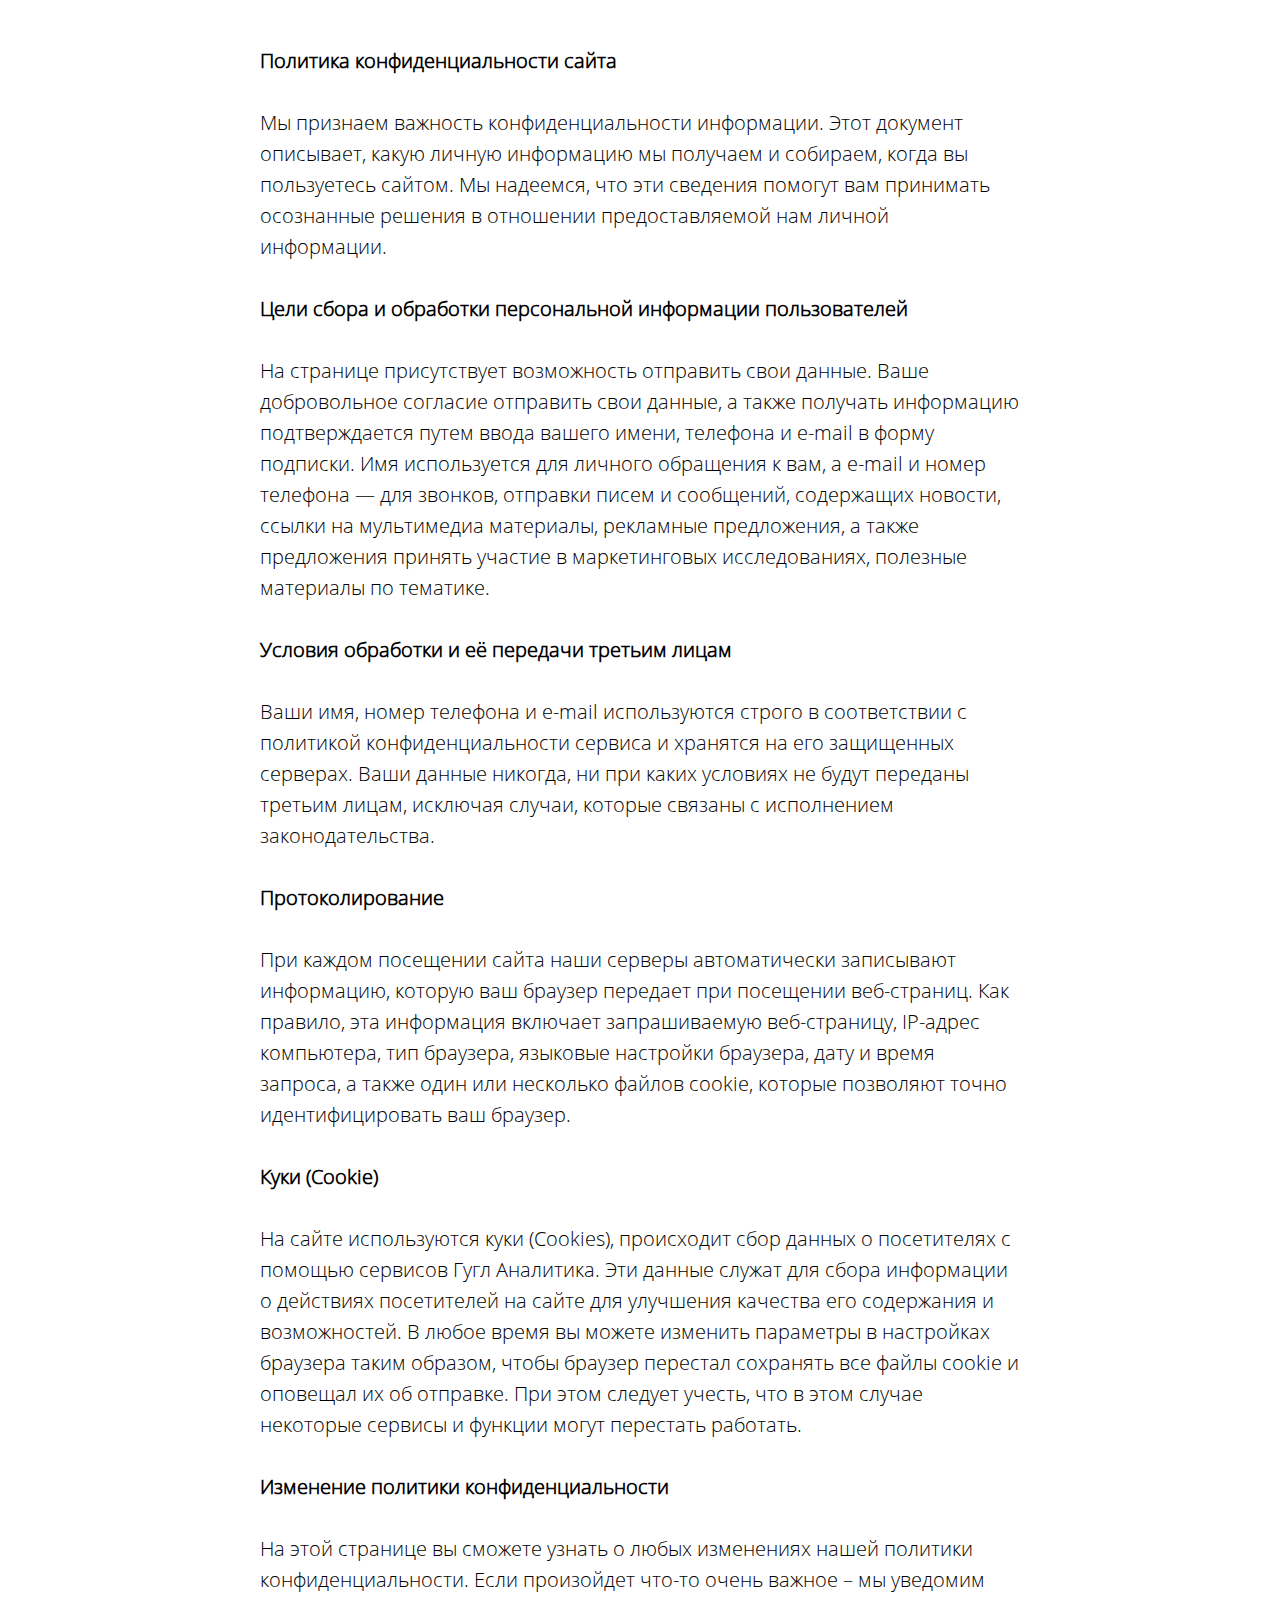
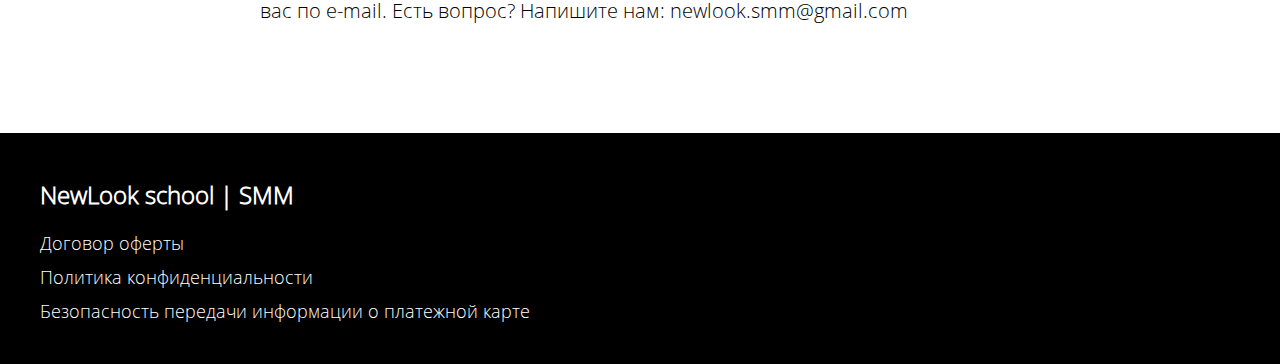
<file: legal.html>
<!DOCTYPE html>
<html>

<head>
    <title>Политика конфиденциальности</title>
    <meta charset="utf-8"/>
    <meta http-equiv="Content-Type" content="text/html; charset=utf-8"/>
    <meta name="viewport" content="width=device-width, initial-scale=1.0"/>
    <meta property="og:url" content="https://nl-education.com/page17912042.html"/>
    <meta property="og:title" content="SMM ONLINE EDUCATION"/>
    <meta property="og:description" content="SMM ONLINE EDUCATION"/>
    <meta property="og:type" content="website"/>
    <meta property="og:image" content="/images/main.png"/>
    <meta property="fb:app_id" content="257953674358265"/>
    <meta name="format-detection" content="telephone=no"/>
    <link rel="shortcut icon" href="/images/favicon.png" type="image/x-icon"/>
    <link rel="apple-touch-icon" href="/images/favicon.png">
    <link rel="apple-touch-icon" sizes="76x76" href="images/favicon.png">
    <link rel="apple-touch-icon" sizes="152x152" href="/images/favicon.png">
    <link rel="apple-touch-startup-image" href="/images/favicon.png">
    <link rel="canonical" href="https://smm.newlook-school.com/">
    <link rel="stylesheet" href="/css/other.css?v=2.7">
</head>

<body>
<div class="container">
    <div class="t-text">
        <strong>Политика конфиденциальности</strong>
        <strong>сайта</strong> <br><br> Мы признаем важность конфиденциальности информации. Этот документ описывает,
        какую личную информацию мы получаем и собираем, когда вы пользуетесь сайтом. Мы надеемся, что эти сведения
        помогут вам принимать осознанные решения в отношении предоставляемой нам личной информации. <br><br> <strong>Цели
        сбора и обработки персональной информации пользователей</strong> <br><br> На странице присутствует
        возможность отправить свои данные. Ваше добровольное согласие отправить свои данные, а также получать информацию
        подтверждается путем ввода вашего имени, телефона и e-mail в форму подписки. Имя используется для личного
        обращения к вам, а е-mail и номер телефона — для звонков, отправки писем и сообщений, содержащих новости, ссылки
        на мультимедиа материалы, рекламные предложения, а также предложения принять участие в маркетинговых
        исследованиях, полезные материалы по тематике. <br><br> <strong>Условия обработки и её передачи третьим
        лицам</strong> <br><br> Ваши имя, номер телефона и е-mail используются строго в соответствии с политикой
        конфиденциальности сервиса и хранятся на его защищенных серверах. Ваши данные никогда, ни при каких условиях не
        будут переданы третьим лицам, исключая случаи, которые связаны с исполнением законодательства. <br><br> <strong>Протоколирование</strong>
        <br><br> При каждом посещении сайта наши серверы автоматически записывают информацию, которую ваш браузер
        передает при посещении веб-страниц. Как правило, эта информация включает запрашиваемую веб-страницу, IP-адрес
        компьютера, тип браузера, языковые настройки браузера, дату и время запроса, а также один или несколько файлов
        cookie, которые позволяют точно идентифицировать ваш браузер. <br><br> <strong>Куки (Cookie)</strong> <br><br>
        На сайте используются куки (Cookies), происходит сбор данных о посетителях с помощью сервисов Гугл Аналитика.
        Эти данные служат для сбора информации о действиях посетителей на сайте для улучшения качества его содержания и
        возможностей. В любое время вы можете изменить параметры в настройках браузера таким образом, чтобы браузер
        перестал сохранять все файлы cookie и оповещал их об отправке. При этом следует учесть, что в этом случае
        некоторые сервисы и функции могут перестать работать. <br><br> <strong>Изменение политики
        конфиденциальности</strong> <br><br> На этой странице вы сможете узнать о любых изменениях нашей политики
        конфиденциальности. Если произойдет что-то очень важное – мы уведомим вас по e-mail. Есть вопрос? Напишите нам:
        newlook.smm@gmail.com <br><br> <br></div>
</div>
<footer>
    <div class="container">
        <h2>NewLook school | SMM</h2>
        <ul>
            <li><a href="/dogovor.html">Договор оферты</a></li>
            <li><a href="/legal.html">Политика конфиденциальности</a></li>
            <li><a href="/card.html">Безопасность передачи информации о платежной карте</a></li>
        </ul>
    </div>
</footer>
</body>
</file>
<file: css/main.css>
@font-face {
    font-family: 'Cormorant-Regular';
    src: url('/fonts/Cormorant-Regular.ttf');
}

@font-face {
    font-family: 'Cormorant-MediumItalic';
    src: url('/fonts/Cormorant-MediumItalic.ttf');
}

@font-face {
    font-family: 'Cormorant-Medium';
    src: url('/fonts/Cormorant-Medium.ttf');
}

@font-face {
    font-family: 'Cormorant-Light';
    src: url('/fonts/Cormorant-Light.ttf');
}

.first-block {
    background-color: #aae4fc;
    text-align: center;
}

.container {
    max-width: 1200px;
    display: block;
    margin: auto;
    padding: 50px 0;
}

@keyframes rotate-img {
    0% {
        transform: rotate(0deg);
    }
    100% {
        transform: rotate(360deg);
    }
}

@-webkit-keyframes rotate-img {
    0% {
        transform: rotate(0deg);
    }
    100% {
        transform: rotate(360deg);
    }
}

@keyframes zoomInZoomOut {
    0% {
        transform: scale(1, 1);
    }
    50% {
        transform: scale(1.5, 1.5);
    }
    100% {
        transform: scale(1, 1);
    }
}

body {
    margin: 0;
}

.first-block .arrow {
    width: 30px;
}

.first-block .arrow.left img {
    transform: rotate(90deg);
}

.first-block .arrow.right img {
    transform: rotate(-90deg);
}

.first-block .arrow img {
    width: 100%;
}
.button{
    cursor: pointer;
}
.first-block .label {
    display: flex;
    justify-content: center;
    align-items: center;
}

.first-block h3 {
    width: 160px;
    font-family: 'FuturaPT', Arial, sans-serif;
}

.first-block h3 .name {
    color: #024f94;
    font-size: 20px;
}

.first-block h3 .date {
    color: white;
    font-size: 16px;
}

.first-block h3 .sub_date {
    margin-top: 7px;
    font-weight: 100;
    font-size: 14px;
}

.first-block .main-info {
    text-align: center;
}

.first-block .main-info .image {
    width: 250px;
    display: block;
    margin: auto;
    position: relative;
}

.first-block .main-info .image .back-image .rotate-img {
    animation: 15s linear 0s normal none infinite running rotate-img;
    -webkit-animation: 15s linear 0s normal none infinite running rotate-img;
    width: 100%;
}

.first-block .main-info .image .back-image {
    position: absolute;
    z-index: 0;
    top: 100px;
    left: -30px;
    width: 200px;
}

.first-block .main-info .image img {
    width: 100%;
    position: relative;
    z-index: 1;
}

.first-block .main-info .head-name {
    width: 330px;
    display: block;
    margin: auto;
    font-family: 'Open Sans', Arial, sans-serif;
}

.first-block .main-info .head-name h1 {
    color: #024f94;
    font-size: 24px;
    font-family: 'Open Sans', Arial, sans-serif;
    line-height: 1.45;
    font-weight: 700;
    background-position: center center;
    border-color: transparent;
    border-style: solid;
}

.button {
    width: 360px;
    margin: auto;
    text-align: center;
    color: #1f1f1f;
    font-size: 16px;
    font-family: 'Arial', Arial, sans-serif;
    line-height: 1.55;
    font-weight: 600;
    border: 1px solid #9c9c9c;
    border-radius: 10px;
    background-color: #ffffff;
    position: relative;
    padding: 25px 0;
    display: flex;
    text-decoration: none;
    align-items: center;
    justify-content: center;

}

.first-block .main-info .button span {
    margin-left: 50px;
}

.first-block .main-info .button img {
    width: 50px;
    animation: zoomInZoomOut 0.5s;
    animation-duration: 5s;
    animation-timing-function: ease;
    animation-iteration-count: infinite;
}

.first-block .main-info .sub-name {
    color: white;
}

.first-block .main-info .sub-name h4 {
    color: #ffffff;
    font-size: 14px;
    font-family: 'Open Sans', Arial, sans-serif;
    line-height: 1.45;
}

.smm-block .name-smm hr {
    width: 150px;
    border-color: #03b5ff47;
}

.smm-block .name-smm h3 {
    text-align: center;
    color: #65afd0;
    font-family: 'Open Sans', Arial, sans-serif;
    font-size: 18px;
    padding: 25px 0;
}

.smm-block .name-block {
    font-family: 'Cormorant-Regular', Arial, sans-serif;
    margin-top: 75px;
    text-align: center;
    font-weight: bold;
}

.smm-block .name-block h1 {
    font-size: 42px;
}

.smm-block .name-block .info {
    margin-top: 100px;
    margin-bottom: 50px;
    font-size: 22px;
}

.smm-block .name-block .info .item {
    position: relative;
    padding-bottom: 30px;
    width: 760px;
    display: flex;
    margin: auto;
}

.smm-block .name-block .info .sub-item {
    position: relative;
    width: 50%;
}

.smm-block .name-block .info .item.right {
    justify-content: flex-end;
}

.smm-block .name-block .info .item.right .sub-item .text {
    padding-right: 0;
    padding-left: 40px;
    text-align: left;
}

.smm-block .name-block .info .item .text {
    text-align: right;
    padding-right: 40px;
}

.smm-block .name-block .info .item .line {
    position: absolute;
    width: 2px;
    top: 0;
    background-color: #a1dffb;
    bottom: 0;
    left: 0;
    right: 0;
    margin: 0 auto;
}

.smm-block .name-block .info .item:first-child .line {
    top: 10px;
}

.smm-block .name-block .info .item:last-child .line {
    height: 10px;
}

.smm-block .name-block .info .item .circle {
    width: 20px;
    height: 20px;
    border-radius: 100px;
    position: absolute;
    right: 0;
    left: 0;
    top: 5px;
    margin: 0 auto;
    background-color: #a1dffb;
    border: 2px solid #a1dffb;
}

.ads-block {
    background-color: #6fa6bf;
}

.ads-block .texts {
    height: 75px;
}

.ads-block .texts .item {
    color: #ffffff;
    font-size: 25px;
    font-family: 'Open Sans', Arial, sans-serif;
    line-height: 1.55;
    font-weight: 700;
    background-position: center center;
    border-color: transparent;
    border-style: solid;
    box-sizing: border-box;
}

.ads-block .content .main-item {
    display: flex;
    margin: auto;
    padding: 25px;
    max-width: 750px;
    justify-content: space-around;
}

.ads-block .content .item {
    display: flex;
    align-items: center;
    color: white;
    justify-content: flex-start;
    width: 300px;
}

.ads-block .content .item img {
    width: 45px;
    margin-right: 25px;
}

.ads-block .content .item span {
    font-size: 20px;
    font-family: 'Cormorant-Regular', Arial, sans-serif;
}

.ads-block .content .button {
    font-family: 'Cormorant-Regular', Arial, sans-serif;
    border: 1px solid black;
    padding: 15px;
}

.form .first{
    max-width: 700px;
    display: flex;
    justify-content: space-between;
}

.form .first img {
    width: 200px;
    max-height: 250px;
}

.form .first ul.want{
    color: #7784d1;
}

.form .info ul {
    color: #324887;
}

.form ul {
    font-size: 16px;
    font-family: 'Open Sans', Arial, sans-serif;
    line-height: 1.55;
    font-weight: bold;
    background-position: center center;
    border-color: transparent;
    border-style: solid;
}

.form .info h3 {
    color: #c76aad;
    font-size: 20px;
    font-family: 'Open Sans', Arial, sans-serif;
    line-height: 1.55;
    font-weight: 700;
}

.form h1 {
    margin-top: 100px;
    color: #c76aad;
    font-size: 35px;
    font-family: 'Open Sans', Arial, sans-serif;
    line-height: 1.15;
    font-weight: 700;
}

.leeloo-hash-toieye {
    text-align: center;
}

footer {
    text-align: center;
    font-family: 'Cormorant-Regular', Arial, sans-serif;
    max-width: 700px;
    display: block;
    margin: 50px auto 0;
}

footer ul {
    list-style: none;
    display: flex;
    justify-content: space-around;
}

footer ul li a {
    text-decoration: none;
    color: black;
    font-weight: bold;
}

footer .copywrite {
    color: black;
    margin: 25px 0 25px;
}

.wrapper {
    padding: 10px;
}

.marquee {
    position: relative;
    overflow: hidden;
    --offset: 20vw;
    --move-initial: calc(-25% + var(--offset));
    --move-final: calc(-50% + var(--offset));
}

.marquee__inner {
    width: fit-content;
    display: flex;
    position: relative;
    transform: translate3d(var(--move-initial), 0, 0);
    animation: marquee 15s linear infinite;
    animation-play-state: paused;
}

.marquee span {
    color: white;
    width: 600px;
    padding: 0 15px;
    font-size: 25px;
    font-family: 'Open Sans', Arial, sans-serif;
    line-height: 1.55;
    font-weight: 700;
    background-position: center center;
    border-color: transparent;
    border-style: solid;
    box-sizing: border-box;
}

.marquee .marquee__inner {
    animation-play-state: running;
}

@keyframes marquee {
    0% {
        transform: translate(var(--move-initial), 0);
    }

    100% {
        transform: translate(var(--move-final), 0);
    }
}
@media only screen and (max-width: 768px) {
    .form .first img{
        width: 320px;
        max-height: 410px;
    }
}
@media only screen and (max-width: 568px) {
    .smm-block .name-block .info .item {
        width: auto;
        padding-left: 70px;
    }

    .smm-block .name-block .info .sub-item {
        width: 100%;
        text-align: left;
    }

    .smm-block .name-block .info .item .line {
        left: 30px;
        right: auto;
    }

    .smm-block .name-block .info .item .circle {
        left: 19px;
        right: auto;
    }

    .smm-block .name-block .info .item .text, .smm-block .name-block .info .item.right .sub-item .text {
        text-align: left;
        padding-left: 0;
        padding-right: 0;
    }

    .form .first, .form .second {
        display: block;
        margin: auto;
    }

    .form .first img {
        max-width: 300px;
        max-height: 350px;
        display: block;
        margin: auto;
    }

    .form .real-form {
        width: auto;
    }

    .form ul {
        width: 250px;
        display: block;
        margin: 10px auto;
    }

    .form h1 {
        font-size: 20px;
    }

    .button {
        max-width: 90%;
    }

    footer ul {
        display: block;
    }

    .ads-block .container {
        padding-top: 0;
    }

    .ads-block .content .main-item {
        display: block;
        padding: 0;
    }

    .ads-block .content .item {
        padding: 25px;
        width: auto;
    }

    .first-block .main-info .head-name {
        width: 100%;
    }
}
</file>
<file: css/other.css>
@font-face {
    font-family: 'OpenSans-Regular';
    src: url('/fonts/OpenSans-Regular.ttf');
}

@font-face {
    font-family: 'OpenSans-Light';
    src: url('/fonts/OpenSans-Light.ttf');
}

@font-face {
    font-family: 'OpenSans-SemiBold';
    src: url('/fonts/OpenSans-SemiBold.ttf');
}

body {
    margin: 0;
    font-family: 'OpenSans-Light', Arial, sans-serif;
}


.t-text {
    font-size: 20px;
    line-height: 1.55;
    max-width: 760px;
    color: #000;
    display: block;
    margin: auto;
    padding: 20px 0;
}

.container {
    max-width: 1200px;
    display: block;
    margin: auto;
    padding: 25px;
}

footer {
    background-color: black;
    color: white;
}

footer ul {
    list-style: none;
    margin-left: -40px;
}
footer ul li{
    margin: 10px 0;
}
footer ul a {
    color: white;
    text-decoration: none;
    padding: 10px 0;
    font-size: 18px;
}
</file>
